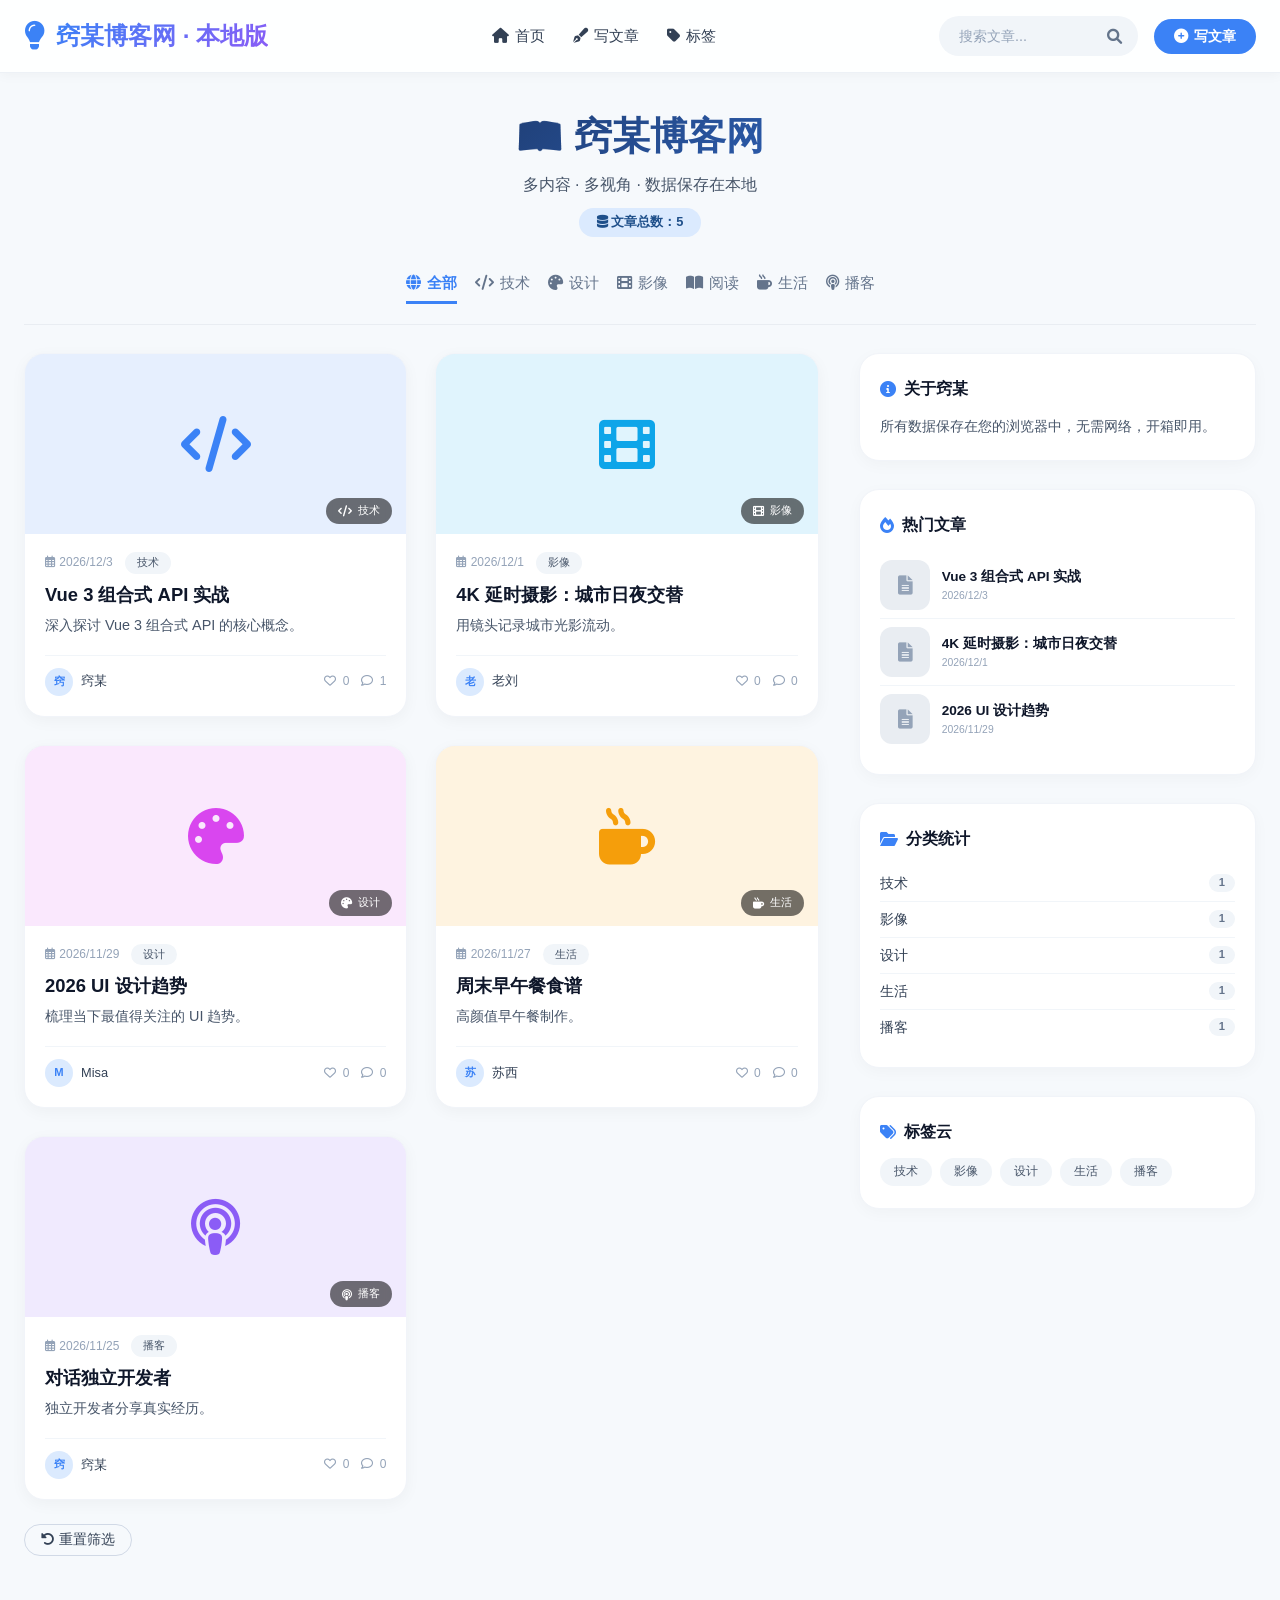
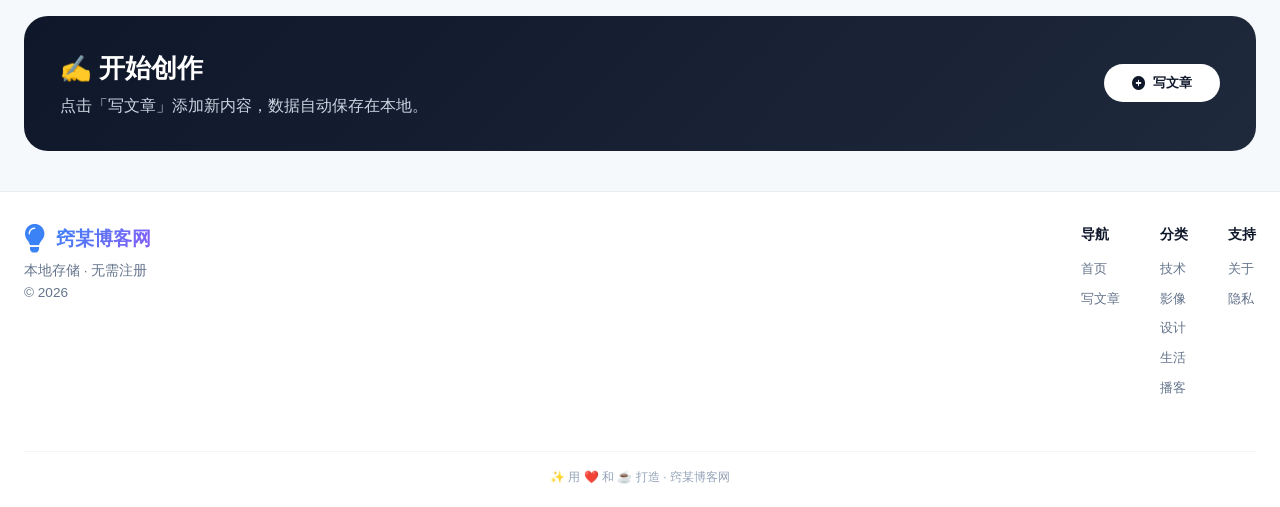
<file: deepseek_html_20260704_595805.html>
<!DOCTYPE html>
<html lang="zh-CN">
<head>
    <meta charset="UTF-8" />
    <meta name="viewport" content="width=device-width, initial-scale=1.0" />
    <title>窍某博客网 · 本地版</title>
    <link rel="stylesheet" href="https://cdnjs.cloudflare.com/ajax/libs/font-awesome/6.0.0-beta3/css/all.min.css" />
    <style>
        /* ===== 完整样式（与之前完全一致，此处省略以节省篇幅，实际使用时请复制上一版样式） ===== */
        /* 为了完整性，下面给出样式（可复用之前版本） */
        *{margin:0;padding:0;box-sizing:border-box}body{font-family:'Inter',sans-serif;background:#f6f9fc;color:#1e293b;line-height:1.6}a{text-decoration:none;color:inherit}.container{max-width:1280px;margin:0 auto;padding:0 24px}.navbar{background:rgba(255,255,255,0.88);backdrop-filter:blur(6px);box-shadow:0 2px 12px rgba(0,0,0,0.04);padding:16px 0;position:sticky;top:0;z-index:100;border-bottom:1px solid rgba(226,232,240,0.6)}.navbar .container{display:flex;align-items:center;justify-content:space-between;flex-wrap:wrap;gap:12px}.logo{display:flex;align-items:center;gap:10px;font-size:1.5rem;font-weight:700;color:#0f172a;cursor:pointer}.logo i{color:#3b82f6;font-size:1.8rem}.logo span{background:linear-gradient(135deg,#3b82f6,#8b5cf6);-webkit-background-clip:text;-webkit-text-fill-color:transparent;background-clip:text}.nav-links{display:flex;align-items:center;gap:28px;list-style:none;font-weight:500;font-size:.95rem}.nav-links a{color:#334155;transition:color .2s;display:flex;align-items:center;gap:6px;cursor:pointer}.nav-links a:hover{color:#3b82f6}.nav-actions{display:flex;align-items:center;gap:16px}.nav-actions .search-box{display:flex;align-items:center;background:#f1f5f9;border-radius:40px;padding:4px 16px 4px 20px}.nav-actions .search-box input{border:none;background:transparent;padding:8px 0;font-size:.9rem;outline:none;width:140px;color:#1e293b}.nav-actions .search-box input::placeholder{color:#94a3b8}.nav-actions .search-box button{background:none;border:none;color:#64748b;cursor:pointer;font-size:.95rem;padding:4px 0 4px 8px}.btn-primary{background:#3b82f6;color:#fff;padding:8px 20px;border-radius:40px;font-weight:600;font-size:.9rem;border:none;cursor:pointer;transition:background .2s;display:inline-flex;align-items:center;gap:6px}.btn-primary:hover{background:#2563eb}.btn-danger{background:#ef4444;color:#fff;border:none;padding:4px 12px;border-radius:30px;font-size:.75rem;font-weight:600;cursor:pointer}.btn-danger:hover{background:#dc2626}.btn-outline{background:transparent;border:1px solid #d1d9e6;color:#334155;padding:6px 16px;border-radius:40px;font-weight:500;font-size:.85rem;cursor:pointer;transition:all .2s}.btn-outline:hover{background:#f1f5f9;border-color:#94a3b8}.menu-toggle{display:none;background:none;border:none;font-size:1.5rem;color:#1e293b;cursor:pointer}.hero{padding:32px 0 16px;text-align:center}.hero h1{font-size:2.4rem;font-weight:800;background:linear-gradient(135deg,#0f172a,#3b82f6);-webkit-background-clip:text;-webkit-text-fill-color:transparent}.hero p{color:#475569;max-width:600px;margin:6px auto 0}.hero .badge{display:inline-block;background:#dbeafe;color:#1e4f8a;padding:4px 18px;border-radius:30px;font-size:.8rem;font-weight:600;margin-top:10px}.category-tabs{display:flex;flex-wrap:wrap;justify-content:center;gap:10px 18px;padding:12px 0 20px;border-bottom:1px solid #e9edf2;margin-bottom:28px}.category-tabs .tab-item{font-weight:500;font-size:.95rem;color:#64748b;padding:6px 0;border-bottom:3px solid transparent;cursor:pointer;transition:color .2s,border-color .2s;display:flex;align-items:center;gap:6px}.category-tabs .tab-item:hover{color:#1e293b}.category-tabs .tab-item.active{color:#3b82f6;border-bottom-color:#3b82f6;font-weight:600}.content-row{display:grid;grid-template-columns:2fr 1fr;gap:40px;margin-bottom:40px}.blog-grid{display:grid;grid-template-columns:repeat(auto-fill,minmax(320px,1fr));gap:28px;margin-bottom:24px}.post-card{background:#fff;border-radius:20px;overflow:hidden;box-shadow:0 4px 16px rgba(0,0,0,0.04);transition:transform .25s;border:1px solid #f1f4f9;display:flex;flex-direction:column;position:relative}.post-card:hover{transform:translateY(-6px);box-shadow:0 16px 40px rgba(0,0,0,0.07)}.post-card .card-img{height:180px;background:#e9edf2;display:flex;align-items:center;justify-content:center;font-size:3rem;color:#94a3b8;position:relative;overflow:hidden}.post-card .card-img .media-icon{position:absolute;bottom:10px;right:14px;background:rgba(0,0,0,0.55);backdrop-filter:blur(4px);color:#fff;padding:4px 12px;border-radius:30px;font-size:.7rem;font-weight:500;display:flex;align-items:center;gap:6px}.post-card .card-body{padding:18px 20px 20px;flex:1;display:flex;flex-direction:column}.post-card .card-meta{display:flex;align-items:center;gap:12px;font-size:.75rem;color:#94a3b8;margin-bottom:8px;flex-wrap:wrap}.post-card .card-meta .tag{background:#f1f5f9;padding:2px 12px;border-radius:30px;color:#475569;font-weight:500;font-size:.7rem}.post-card .card-title{font-size:1.15rem;font-weight:700;color:#0f172a;margin-bottom:6px;line-height:1.4;cursor:pointer}.post-card .card-title:hover{color:#3b82f6}.post-card .card-excerpt{color:#475569;font-size:.9rem;margin-bottom:14px;flex:1;display:-webkit-box;-webkit-line-clamp:3;-webkit-box-orient:vertical;overflow:hidden}.post-card .card-footer{display:flex;align-items:center;justify-content:space-between;border-top:1px solid #f1f5f9;padding-top:12px;margin-top:4px}.post-card .card-footer .author{display:flex;align-items:center;gap:8px;font-size:.8rem;font-weight:500;color:#334155}.post-card .card-footer .author .avatar{width:28px;height:28px;border-radius:50%;background:#dbeafe;display:flex;align-items:center;justify-content:center;color:#3b82f6;font-weight:700;font-size:.7rem}.post-card .card-footer .stats{display:flex;align-items:center;gap:12px;color:#94a3b8;font-size:.75rem}.post-card .card-footer .stats i{margin-right:3px}.post-card .delete-btn{position:absolute;top:12px;right:12px;background:rgba(239,68,68,0.85);color:#fff;border:none;border-radius:30px;padding:4px 12px;font-size:.7rem;font-weight:600;cursor:pointer;opacity:0;transition:opacity .2s}.post-card:hover .delete-btn{opacity:1}.post-card .delete-btn:hover{background:#dc2626}.sidebar{display:flex;flex-direction:column;gap:28px}.sidebar-widget{background:#fff;border-radius:20px;padding:22px 20px;box-shadow:0 4px 16px rgba(0,0,0,0.03);border:1px solid #f1f4f9}.sidebar-widget h3{font-size:1rem;font-weight:700;color:#0f172a;margin-bottom:14px;display:flex;align-items:center;gap:8px}.sidebar-widget h3 i{color:#3b82f6}.sidebar-widget ul{list-style:none}.sidebar-widget ul li{padding:6px 0;border-bottom:1px solid #f1f5f9;display:flex;align-items:center;justify-content:space-between;font-size:.9rem}.sidebar-widget ul li:last-child{border-bottom:none}.sidebar-widget ul li a{color:#334155;cursor:pointer;transition:color .2s}.sidebar-widget ul li a:hover{color:#3b82f6}.sidebar-widget ul li .count{background:#f1f5f9;padding:0 10px;border-radius:30px;font-size:.7rem;font-weight:600;color:#64748b}.tag-cloud{display:flex;flex-wrap:wrap;gap:8px}.tag-cloud .tag-link{background:#f1f5f9;padding:4px 14px;border-radius:30px;font-size:.75rem;font-weight:500;color:#475569;cursor:pointer;transition:background .2s}.tag-cloud .tag-link:hover{background:#dbeafe;color:#1e4f8a}.popular-post{display:flex;gap:12px;padding:8px 0;border-bottom:1px solid #f1f5f9;align-items:center}.popular-post:last-child{border-bottom:none}.popular-post .pp-img{width:50px;height:50px;border-radius:12px;background:#e9edf2;flex-shrink:0;display:flex;align-items:center;justify-content:center;color:#94a3b8;font-size:1.2rem}.popular-post .pp-content .pp-title{font-size:.85rem;font-weight:600;color:#0f172a;cursor:pointer;display:-webkit-box;-webkit-line-clamp:2;-webkit-box-orient:vertical;overflow:hidden}.popular-post .pp-content .pp-title:hover{color:#3b82f6}.popular-post .pp-content .pp-date{font-size:.65rem;color:#94a3b8}.modal-overlay{position:fixed;inset:0;background:rgba(0,0,0,0.4);backdrop-filter:blur(4px);z-index:200;display:none;align-items:center;justify-content:center;padding:20px}.modal-overlay.open{display:flex}.modal{background:#fff;border-radius:28px;max-width:560px;width:100%;max-height:90vh;overflow-y:auto;padding:32px 30px 28px;box-shadow:0 24px 60px rgba(0,0,0,0.2);animation:fadeUp .25s ease}@keyframes fadeUp{from{opacity:0;transform:translateY(20px) scale(.96)}to{opacity:1;transform:translateY(0) scale(1)}}.modal h2{font-size:1.5rem;font-weight:700;margin-bottom:18px;display:flex;align-items:center;gap:10px}.modal label{font-weight:600;font-size:.85rem;display:block;margin:14px 0 4px;color:#334155}.modal input,.modal textarea,.modal select{width:100%;padding:10px 14px;border:1px solid #d1d9e6;border-radius:12px;font-size:.9rem;font-family:inherit;outline:none;transition:border .2s}.modal input:focus,.modal textarea:focus,.modal select:focus{border-color:#3b82f6;box-shadow:0 0 0 3px rgba(59,130,246,0.15)}.modal textarea{resize:vertical;min-height:80px}.modal .modal-actions{display:flex;justify-content:flex-end;gap:12px;margin-top:24px}.modal .modal-actions .btn-primary{padding:10px 28px}.modal .modal-actions .btn-outline{padding:10px 24px}#detailModal .modal{max-width:680px}#detailModal .detail-meta{display:flex;gap:20px;font-size:.85rem;color:#64748b;margin-bottom:16px;flex-wrap:wrap}#detailModal .detail-content{font-size:1rem;line-height:1.8;color:#1e293b;white-space:pre-wrap;margin-bottom:20px;border-top:1px solid #e9edf2;padding-top:16px}#detailModal .comment-section{border-top:1px solid #e9edf2;padding-top:16px;margin-top:8px}#detailModal .comment-section h4{font-size:1rem;margin-bottom:12px}#detailModal .comment-item{background:#f8fafc;padding:10px 14px;border-radius:12px;margin-bottom:8px;font-size:.9rem}#detailModal .comment-item strong{color:#0f172a}#detailModal .comment-item .time{font-size:.7rem;color:#94a3b8;margin-left:12px}#detailModal .add-comment{display:flex;gap:10px;margin-top:12px}#detailModal .add-comment input{flex:1;padding:8px 14px;border:1px solid #d1d9e6;border-radius:30px;outline:none;font-size:.9rem}#detailModal .add-comment input:focus{border-color:#3b82f6}#detailModal .add-comment button{padding:8px 20px;border-radius:30px;border:none;background:#3b82f6;color:#fff;font-weight:600;cursor:pointer}.featured-section{background:linear-gradient(135deg,#0f172a,#1e293b);border-radius:24px;padding:32px 36px;color:#fff;margin-bottom:40px;display:flex;flex-wrap:wrap;align-items:center;justify-content:space-between}.featured-section .fs-text h2{font-size:1.6rem;font-weight:700}.featured-section .fs-text p{color:#cbd5e1;margin-top:4px}.featured-section .btn-light{background:#fff;color:#0f172a;padding:10px 28px;border-radius:40px;font-weight:600;border:none;cursor:pointer;transition:transform .2s;display:inline-flex;align-items:center;gap:8px}.featured-section .btn-light:hover{transform:translateY(-2px);box-shadow:0 8px 20px rgba(0,0,0,0.3)}.footer{background:#fff;border-top:1px solid #e9edf2;padding:32px 0 20px;margin-top:8px}.footer .container{display:flex;flex-wrap:wrap;justify-content:space-between;gap:28px}.footer .footer-brand{max-width:240px}.footer .footer-brand .logo{font-size:1.2rem;margin-bottom:6px}.footer .footer-brand p{color:#64748b;font-size:.85rem}.footer .footer-links{display:flex;gap:40px;flex-wrap:wrap}.footer .footer-links .col h4{font-size:.85rem;font-weight:600;color:#0f172a;margin-bottom:10px}.footer .footer-links .col ul{list-style:none}.footer .footer-links .col ul li{margin-bottom:4px}.footer .footer-links .col ul li a{color:#64748b;font-size:.8rem;transition:color .2s;cursor:pointer}.footer .footer-links .col ul li a:hover{color:#3b82f6}.footer .footer-bottom{border-top:1px solid #f1f5f9;margin-top:20px;padding-top:16px;text-align:center;font-size:.75rem;color:#94a3b8;width:100%}.empty-state{text-align:center;padding:40px 20px;color:#94a3b8}.empty-state i{font-size:3rem;margin-bottom:12px;color:#cbd5e1}@media (max-width:992px){.content-row{grid-template-columns:1fr}.blog-grid{grid-template-columns:repeat(auto-fill,minmax(280px,1fr))}}@media (max-width:768px){.nav-links{display:none;flex-direction:column;width:100%;padding:12px 0;gap:10px;background:rgba(255,255,255,0.98);border-radius:16px;margin-top:6px}.nav-links.open{display:flex}.menu-toggle{display:block}.nav-actions .search-box input{width:100px}.hero h1{font-size:2rem}.featured-section{flex-direction:column;text-align:center;gap:16px;padding:28px 20px}.footer .container{flex-direction:column;align-items:center;text-align:center}.footer .footer-links{justify-content:center}.post-card .delete-btn{opacity:1;top:8px;right:8px;padding:2px 10px;font-size:.65rem}}@media (max-width:480px){.blog-grid{grid-template-columns:1fr}.container{padding:0 16px}.modal{padding:24px 18px}}
    </style>
</head>
<body>
    <!-- ===== 导航栏（与之前相同） ===== -->
    <nav class="navbar">
        <div class="container">
            <a href="#" class="logo" id="homeLink">
                <i class="fas fa-lightbulb"></i>
                <span>窍某博客网 · 本地版</span>
            </a>
            <ul class="nav-links" id="navLinks">
                <li><a id="navHome"><i class="fas fa-home"></i> 首页</a></li>
                <li><a id="navWrite"><i class="fas fa-pen-fancy"></i> 写文章</a></li>
                <li><a><i class="fas fa-tag"></i> 标签</a></li>
            </ul>
            <div class="nav-actions">
                <div class="search-box">
                    <input type="text" id="searchInput" placeholder="搜索文章..." />
                    <button id="searchBtn"><i class="fas fa-search"></i></button>
                </div>
                <button class="btn-primary" id="writeBtn"><i class="fas fa-plus-circle"></i><span> 写文章</span></button>
                <button class="menu-toggle" id="menuToggle"><i class="fas fa-bars"></i></button>
            </div>
        </div>
    </nav>

    <main class="container">
        <section class="hero">
            <h1>📖 窍某博客网</h1>
            <p>多内容 · 多视角 · 数据保存在本地</p>
            <div class="badge"><i class="fas fa-database"></i> 文章总数：<span id="postCount">0</span></div>
        </section>

        <div class="category-tabs" id="categoryTabs">
            <span class="tab-item active" data-cat="all"><i class="fas fa-globe"></i> 全部</span>
            <span class="tab-item" data-cat="技术"><i class="fas fa-code"></i> 技术</span>
            <span class="tab-item" data-cat="设计"><i class="fas fa-palette"></i> 设计</span>
            <span class="tab-item" data-cat="影像"><i class="fas fa-film"></i> 影像</span>
            <span class="tab-item" data-cat="阅读"><i class="fas fa-book-open"></i> 阅读</span>
            <span class="tab-item" data-cat="生活"><i class="fas fa-mug-hot"></i> 生活</span>
            <span class="tab-item" data-cat="播客"><i class="fas fa-podcast"></i> 播客</span>
        </div>

        <div class="content-row">
            <section>
                <div class="blog-grid" id="blogGrid"></div>
                <div class="text-center" style="margin-bottom:20px;">
                    <button class="btn-outline" id="resetFilterBtn"><i class="fas fa-undo-alt"></i> 重置筛选</button>
                </div>
            </section>

            <aside class="sidebar">
                <div class="sidebar-widget">
                    <h3><i class="fas fa-info-circle"></i> 关于窍某</h3>
                    <p style="font-size:.9rem;color:#475569;">所有数据保存在您的浏览器中，无需网络，开箱即用。</p>
                </div>
                <div class="sidebar-widget">
                    <h3><i class="fas fa-fire"></i> 热门文章</h3>
                    <div id="popularList"></div>
                </div>
                <div class="sidebar-widget">
                    <h3><i class="fas fa-folder-open"></i> 分类统计</h3>
                    <ul id="categoryStats"></ul>
                </div>
                <div class="sidebar-widget">
                    <h3><i class="fas fa-tags"></i> 标签云</h3>
                    <div class="tag-cloud" id="tagCloud"></div>
                </div>
            </aside>
        </div>

        <section class="featured-section">
            <div class="fs-text">
                <h2>✍️ 开始创作</h2>
                <p>点击「写文章」添加新内容，数据自动保存在本地。</p>
            </div>
            <button class="btn-light" id="featuredWriteBtn"><i class="fas fa-plus-circle"></i> 写文章</button>
        </section>
    </main>

    <!-- 模态框 -->
    <div class="modal-overlay" id="writeModal">
        <div class="modal">
            <h2><i class="fas fa-pen-fancy" style="color:#3b82f6;"></i> 写新文章</h2>
            <label>标题 *</label>
            <input type="text" id="postTitle" placeholder="输入标题..." />
            <label>分类 *</label>
            <select id="postCategory">
                <option value="技术">技术</option><option value="设计">设计</option><option value="影像">影像</option>
                <option value="阅读">阅读</option><option value="生活">生活</option><option value="播客">播客</option>
            </select>
            <label>内容 *</label>
            <textarea id="postContent" placeholder="写点什么..." rows="4"></textarea>
            <label>作者</label>
            <input type="text" id="postAuthor" placeholder="你的名字" value="窍某" />
            <div class="modal-actions">
                <button class="btn-outline" id="cancelWriteBtn">取消</button>
                <button class="btn-primary" id="savePostBtn"><i class="fas fa-save"></i> 发布</button>
            </div>
        </div>
    </div>

    <div class="modal-overlay" id="detailModal">
        <div class="modal">
            <h2 id="detailTitle">文章标题</h2>
            <div class="detail-meta" id="detailMeta">
                <span><i class="far fa-calendar-alt"></i> <span id="detailDate"></span></span>
                <span><i class="fas fa-tag"></i> <span id="detailCategory"></span></span>
                <span><i class="fas fa-user"></i> <span id="detailAuthor"></span></span>
            </div>
            <div class="detail-content" id="detailContent"></div>
            <div class="comment-section">
                <h4><i class="fas fa-comment"></i> 评论 (<span id="commentCount">0</span>)</h4>
                <div id="commentList"></div>
                <div class="add-comment">
                    <input type="text" id="commentInput" placeholder="写下你的评论..." />
                    <button id="addCommentBtn">发表</button>
                </div>
            </div>
            <div class="modal-actions">
                <button class="btn-outline" id="closeDetailBtn">关闭</button>
            </div>
        </div>
    </div>

    <footer class="footer">
        <div class="container">
            <div class="footer-brand">
                <div class="logo"><i class="fas fa-lightbulb"></i><span>窍某博客网</span></div>
                <p>本地存储 · 无需注册<br />© 2026</p>
            </div>
            <div class="footer-links">
                <div class="col"><h4>导航</h4><ul><li><a id="footerHome">首页</a></li><li><a id="footerWrite">写文章</a></li></ul></div>
                <div class="col"><h4>分类</h4><ul id="footerCategories"></ul></div>
                <div class="col"><h4>支持</h4><ul><li><a>关于</a></li><li><a>隐私</a></li></ul></div>
            </div>
            <div class="footer-bottom">✨ 用 ❤️ 和 ☕ 打造 · 窍某博客网</div>
        </div>
    </footer>

    <script>
        // =============================================================
        // 纯本地存储版（功能完整）
        // =============================================================
        const STORAGE_KEY = 'qiaomou_blog_posts_local';
        let posts = [];
        let currentCategory = 'all';
        let searchQuery = '';
        let currentDetailId = null;

        function loadPosts() {
            const stored = localStorage.getItem(STORAGE_KEY);
            if (stored) {
                try { posts = JSON.parse(stored); } catch (e) { posts = []; }
            } else {
                // 初始化示例
                posts = [
                    { id: Date.now() - 100000, title: 'Vue 3 组合式 API 实战', category: '技术', content: '深入探讨 Vue 3 组合式 API 的核心概念。', author: '窍某', date: new Date(Date.now() - 86400000 * 2).toISOString(), comments: [{ name: '小明', text: '很有帮助！', time: new Date().toISOString() }] },
                    { id: Date.now() - 200000, title: '4K 延时摄影：城市日夜交替', category: '影像', content: '用镜头记录城市光影流动。', author: '老刘', date: new Date(Date.now() - 86400000 * 4).toISOString(), comments: [] },
                    { id: Date.now() - 300000, title: '2026 UI 设计趋势', category: '设计', content: '梳理当下最值得关注的 UI 趋势。', author: 'Misa', date: new Date(Date.now() - 86400000 * 6).toISOString(), comments: [] },
                    { id: Date.now() - 400000, title: '周末早午餐食谱', category: '生活', content: '高颜值早午餐制作。', author: '苏西', date: new Date(Date.now() - 86400000 * 8).toISOString(), comments: [] },
                    { id: Date.now() - 500000, title: '对话独立开发者', category: '播客', content: '独立开发者分享真实经历。', author: '窍某', date: new Date(Date.now() - 86400000 * 10).toISOString(), comments: [] }
                ];
                savePosts();
            }
            posts.sort((a, b) => new Date(b.date) - new Date(a.date));
            renderAll();
        }

        function savePosts() {
            localStorage.setItem(STORAGE_KEY, JSON.stringify(posts));
        }

        function getFilteredPosts() {
            let filtered = posts;
            if (currentCategory !== 'all') filtered = filtered.filter(p => p.category === currentCategory);
            if (searchQuery.trim()) {
                const q = searchQuery.trim().toLowerCase();
                filtered = filtered.filter(p => p.title.toLowerCase().includes(q) || p.content.toLowerCase().includes(q) || p.category.toLowerCase().includes(q));
            }
            return filtered;
        }

        function renderBlogGrid() {
            const grid = document.getElementById('blogGrid');
            const filtered = getFilteredPosts();
            if (filtered.length === 0) {
                grid.innerHTML = `<div class="empty-state" style="grid-column:1/-1;"><i class="fas fa-inbox"></i><p>没有文章，<a id="emptyWriteLink" style="color:#3b82f6;cursor:pointer;">写一篇</a>。</p></div>`;
                document.getElementById('emptyWriteLink')?.addEventListener('click', openWriteModal);
                return;
            }
            grid.innerHTML = filtered.map(post => {
                const date = new Date(post.date);
                const dateStr = date.toLocaleDateString('zh-CN');
                const iconMap = { '技术': 'fa-code', '设计': 'fa-palette', '影像': 'fa-film', '阅读': 'fa-book-open', '生活': 'fa-mug-hot', '播客': 'fa-podcast' };
                const icon = iconMap[post.category] || 'fa-file-alt';
                const colorMap = { '技术': '#3b82f6', '设计': '#d946ef', '影像': '#0ea5e9', '阅读': '#14b8a6', '生活': '#f59e0b', '播客': '#8b5cf6' };
                const bgColor = colorMap[post.category] || '#94a3b8';
                const commentCount = (post.comments || []).length;
                return `
                    <div class="post-card" data-id="${post.id}">
                        <button class="delete-btn" data-id="${post.id}"><i class="fas fa-trash"></i> 删除</button>
                        <div class="card-img" style="background:${bgColor}20;">
                            <i class="fas ${icon}" style="font-size:3.5rem; color:${bgColor};"></i>
                            <span class="media-icon"><i class="fas ${icon}"></i> ${post.category}</span>
                        </div>
                        <div class="card-body">
                            <div class="card-meta"><span><i class="far fa-calendar-alt"></i> ${dateStr}</span><span class="tag">${post.category}</span></div>
                            <div class="card-title" data-id="${post.id}">${post.title}</div>
                            <p class="card-excerpt">${post.content}</p>
                            <div class="card-footer">
                                <div class="author"><span class="avatar">${post.author.charAt(0).toUpperCase()}</span>${post.author}</div>
                                <div class="stats"><span><i class="far fa-heart"></i> 0</span><span><i class="far fa-comment"></i> ${commentCount}</span></div>
                            </div>
                        </div>
                    </div>
                `;
            }).join('');

            grid.querySelectorAll('.card-title').forEach(el => {
                el.addEventListener('click', function() { openDetailModal(parseInt(this.dataset.id)); });
            });
            grid.querySelectorAll('.delete-btn').forEach(btn => {
                btn.addEventListener('click', function(e) {
                    e.stopPropagation();
                    const id = parseInt(this.dataset.id);
                    if (confirm('确定删除？')) {
                        posts = posts.filter(p => p.id !== id);
                        savePosts();
                        renderAll();
                    }
                });
            });
            document.getElementById('postCount').textContent = posts.length;
        }

        function renderSidebar() {
            const sorted = [...posts].sort((a, b) => (b.comments?.length || 0) - (a.comments?.length || 0));
            const top3 = sorted.slice(0, 3);
            const popularList = document.getElementById('popularList');
            if (top3.length === 0) popularList.innerHTML = '<p style="color:#94a3b8;font-size:0.85rem;">暂无热门</p>';
            else {
                popularList.innerHTML = top3.map(p => `
                    <div class="popular-post">
                        <div class="pp-img" style="background:#e9edf2;"><i class="fas fa-file-alt"></i></div>
                        <div class="pp-content">
                            <div class="pp-title" data-id="${p.id}">${p.title}</div>
                            <div class="pp-date">${new Date(p.date).toLocaleDateString('zh-CN')}</div>
                        </div>
                    </div>
                `).join('');
                popularList.querySelectorAll('.pp-title').forEach(el => {
                    el.addEventListener('click', function() { openDetailModal(parseInt(this.dataset.id)); });
                });
            }

            const catMap = {};
            posts.forEach(p => { catMap[p.category] = (catMap[p.category] || 0) + 1; });
            const catList = document.getElementById('categoryStats');
            catList.innerHTML = Object.entries(catMap).map(([cat, count]) => `
                <li><a class="cat-filter-link" data-cat="${cat}">${cat}</a> <span class="count">${count}</span></li>
            `).join('');
            catList.querySelectorAll('.cat-filter-link').forEach(el => {
                el.addEventListener('click', function() { setCategory(this.dataset.cat); });
            });

            const tagCloud = document.getElementById('tagCloud');
            const allTags = Object.keys(catMap);
            if (allTags.length === 0) tagCloud.innerHTML = '<span style="color:#94a3b8;font-size:0.85rem;">暂无标签</span>';
            else {
                tagCloud.innerHTML = allTags.map(tag => `<span class="tag-link" data-cat="${tag}">${tag}</span>`).join('');
                tagCloud.querySelectorAll('.tag-link').forEach(el => {
                    el.addEventListener('click', function() { setCategory(this.dataset.cat); });
                });
            }

            const footerCats = document.getElementById('footerCategories');
            footerCats.innerHTML = Object.keys(catMap).map(cat => `<li><a class="cat-filter-link" data-cat="${cat}">${cat}</a></li>`).join('');
            footerCats.querySelectorAll('.cat-filter-link').forEach(el => {
                el.addEventListener('click', function() { setCategory(this.dataset.cat); });
            });
        }

        function renderAll() {
            renderBlogGrid();
            renderSidebar();
            document.querySelectorAll('.tab-item').forEach(tab => {
                tab.classList.toggle('active', tab.dataset.cat === currentCategory);
            });
        }

        function setCategory(cat) {
            currentCategory = cat;
            renderAll();
            document.querySelector('.blog-grid').scrollIntoView({ behavior: 'smooth', block: 'start' });
        }

        function openWriteModal() {
            document.getElementById('writeModal').classList.add('open');
            document.getElementById('postTitle').value = '';
            document.getElementById('postContent').value = '';
            document.getElementById('postAuthor').value = '窍某';
        }

        function closeWriteModal() {
            document.getElementById('writeModal').classList.remove('open');
        }

        function saveNewPost() {
            const title = document.getElementById('postTitle').value.trim();
            const category = document.getElementById('postCategory').value;
            const content = document.getElementById('postContent').value.trim();
            const author = document.getElementById('postAuthor').value.trim() || '匿名';
            if (!title || !content) { alert('标题和内容不能为空'); return; }
            const newPost = {
                id: Date.now(),
                title,
                category,
                content,
                author,
                date: new Date().toISOString(),
                comments: []
            };
            posts.unshift(newPost);
            savePosts();
            closeWriteModal();
            currentCategory = 'all';
            renderAll();
        }

        function openDetailModal(id) {
            const post = posts.find(p => p.id === id);
            if (!post) return;
            currentDetailId = id;
            document.getElementById('detailTitle').textContent = post.title;
            document.getElementById('detailDate').textContent = new Date(post.date).toLocaleString('zh-CN');
            document.getElementById('detailCategory').textContent = post.category;
            document.getElementById('detailAuthor').textContent = post.author;
            document.getElementById('detailContent').textContent = post.content;
            const comments = post.comments || [];
            document.getElementById('commentCount').textContent = comments.length;
            const list = document.getElementById('commentList');
            if (comments.length === 0) list.innerHTML = '<p style="color:#94a3b8;font-size:0.85rem;">暂无评论</p>';
            else {
                list.innerHTML = comments.map(c => `
                    <div class="comment-item">
                        <strong>${c.name}</strong>
                        <span class="time">${new Date(c.time).toLocaleString('zh-CN')}</span>
                        <div>${c.text}</div>
                    </div>
                `).join('');
            }
            document.getElementById('detailModal').classList.add('open');
            document.getElementById('commentInput').value = '';
        }

        function closeDetailModal() {
            document.getElementById('detailModal').classList.remove('open');
            currentDetailId = null;
        }

        function addComment() {
            if (currentDetailId === null) return;
            const input = document.getElementById('commentInput');
            const text = input.value.trim();
            if (!text) return;
            const post = posts.find(p => p.id === currentDetailId);
            if (!post) return;
            if (!post.comments) post.comments = [];
            post.comments.push({ name: '访客', text, time: new Date().toISOString() });
            savePosts();
            openDetailModal(currentDetailId);
        }

        // 事件绑定
        document.addEventListener('DOMContentLoaded', function() {
            loadPosts();

            document.getElementById('writeBtn').addEventListener('click', openWriteModal);
            document.getElementById('featuredWriteBtn').addEventListener('click', openWriteModal);
            document.getElementById('navWrite').addEventListener('click', openWriteModal);
            document.getElementById('footerWrite').addEventListener('click', openWriteModal);

            document.getElementById('cancelWriteBtn').addEventListener('click', closeWriteModal);
            document.getElementById('writeModal').addEventListener('click', function(e) {
                if (e.target === this) closeWriteModal();
            });
            document.getElementById('savePostBtn').addEventListener('click', saveNewPost);

            document.querySelectorAll('.tab-item').forEach(tab => {
                tab.addEventListener('click', function() { setCategory(this.dataset.cat); });
            });

            document.getElementById('searchBtn').addEventListener('click', function() {
                searchQuery = document.getElementById('searchInput').value;
                renderAll();
            });
            document.getElementById('searchInput').addEventListener('keyup', function(e) {
                if (e.key === 'Enter') { searchQuery = this.value; renderAll(); }
            });

            document.getElementById('resetFilterBtn').addEventListener('click', function() {
                currentCategory = 'all';
                searchQuery = '';
                document.getElementById('searchInput').value = '';
                renderAll();
            });

            document.getElementById('closeDetailBtn').addEventListener('click', closeDetailModal);
            document.getElementById('detailModal').addEventListener('click', function(e) {
                if (e.target === this) closeDetailModal();
            });

            document.getElementById('addCommentBtn').addEventListener('click', addComment);
            document.getElementById('commentInput').addEventListener('keyup', function(e) {
                if (e.key === 'Enter') addComment();
            });

            const goHome = () => {
                currentCategory = 'all';
                searchQuery = '';
                document.getElementById('searchInput').value = '';
                renderAll();
                window.scrollTo({ top: 0, behavior: 'smooth' });
            };
            document.getElementById('homeLink').addEventListener('click', goHome);
            document.getElementById('navHome').addEventListener('click', goHome);
            document.getElementById('footerHome').addEventListener('click', goHome);

            document.getElementById('menuToggle').addEventListener('click', function() {
                const nav = document.getElementById('navLinks');
                nav.classList.toggle('open');
                this.querySelector('i').className = nav.classList.contains('open') ? 'fas fa-times' : 'fas fa-bars';
            });
        });
    </script>
</body>
</html>
</file>
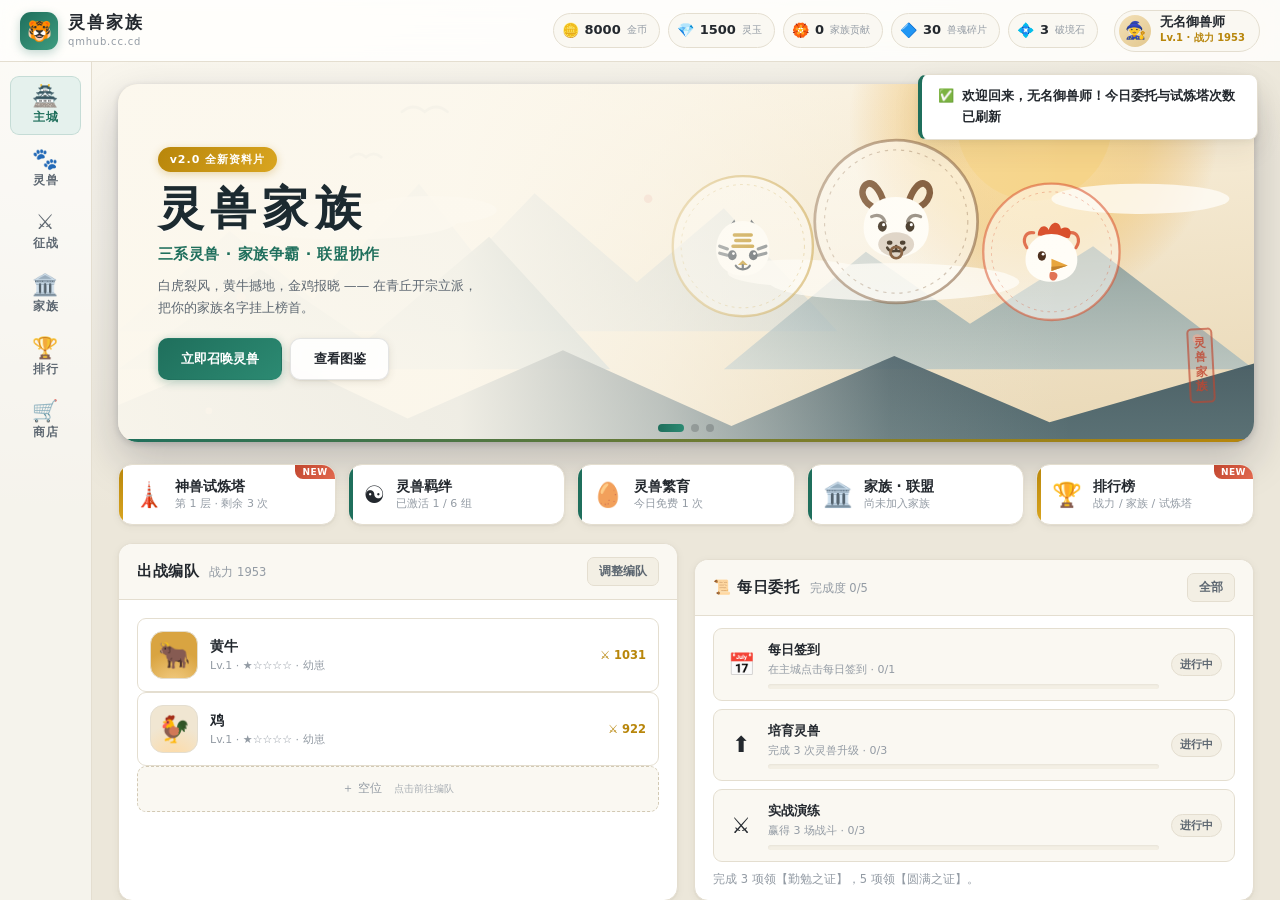
<file: assets/petworld.html>
<!DOCTYPE html>
<html lang="zh-CN">
<head>
<meta charset="UTF-8">
<meta name="viewport" content="width=device-width,initial-scale=1,viewport-fit=cover">
<title>灵兽家族 · qmhub.cc.cd</title>
<meta name="theme-color" content="#f4f1e8">
<link rel="icon" href="data:image/svg+xml,<svg xmlns='http://www.w3.org/2000/svg' viewBox='0 0 100 100'><text y='.9em' font-size='90'>🐯</text></svg>">
<!-- 本文件位于 assets/ 目录内：资源路径相对本文件，用 css/ 与 js/，不要写成 assets/ -->
<link rel="stylesheet" href="css/tokens.css">
<link rel="stylesheet" href="css/main.css">
<link rel="stylesheet" href="css/poster.css">
<link rel="stylesheet" href="css/extras.css">
</head>
<body>
<div id="app">
<header class="topbar">
<div class="brand" title="返回主城"><div class="brand-mark">🐯</div><div class="brand-text"><b>灵兽家族</b><span>qmhub.cc.cd</span></div></div>
<div class="res-bar" id="resBar"></div>
<div class="player-chip" id="playerChip"></div>
</header>
<div class="body-wrap"><nav class="sidebar" id="sidebar"></nav><main class="content" id="content"></main></div>
</div>
<div id="toasts"></div><div id="modalRoot"></div>
<script src="js/data/config.js"></script>
<script src="js/data/config-ext.js"></script>
<script src="js/core/store.js"></script>
<script src="js/core/store-ext.js"></script>
<script src="js/core/engine.js"></script>
<script src="js/core/api.js"></script>
<script src="js/core/api-ext.js"></script>
<script src="js/ui/kit.js"></script>
<script src="js/ui/poster-art.js"></script>
<script src="js/ui/poster.js"></script>
<script src="js/ui/battle.js"></script>
<script src="js/ui/views-a.js"></script>
<script src="js/ui/views-b.js"></script>
<script src="js/ui/app.js"></script>
<script>
(function(){
  function fail(t,d){
    document.getElementById('content').innerHTML='<div style="padding:44px 20px;max-width:660px;margin:0 auto;text-align:center;font-family:system-ui,sans-serif"><div style="font-size:52px">🐯</div><h2 style="color:#c1462f;margin:12px 0 8px;font-size:19px">'+t+'</h2><p style="color:#5d6771;font-size:13px;line-height:1.9">'+d+'</p></div>';
  }
  function boot(){
    if(!window.QMHUB||!window.QMHUB.App){
      var bad=[];
      try{performance.getEntriesByType('resource').forEach(function(e){if(/\.(js|css)(\?|$)/.test(e.name)&&e.responseStatus>=400)bad.push(e.name.replace(location.origin+'/',''));});}catch(x){}
      fail('灵兽世界加载失败', bad.length?('以下资源 404：<br><code style="color:#c1462f">'+bad.join('<br>')+'</code>'):'核心脚本未执行，QMHUB 未定义。');
      return;
    }
    try{window.QMHUB.App.boot();}catch(e){fail('灵兽世界启动异常',String((e&&e.message)||e));}
  }
  if(document.readyState==='loading')document.addEventListener('DOMContentLoaded',boot);else boot();
})();
</script>
</body>
</html>
</file>
<file: assets/css/tokens.css>
/* =========================================================================
 * qmhub.cc.cd · 灵兽家族 · Design Tokens
 * ---------------------------------------------------------------------
 * 由 Ui Design System 规范产出：颜色 / 字体 / 间距 / 圆角 / 阴影 / 断点
 * 全部以 CSS 变量暴露，视图层只引用变量，不写死数值。
 * ========================================================================= */

:root {
  /* ---------- 色彩：语义化 ---------- */
  --color-bg-base:      #f4f1e8;   /* 宣纸底 */
  --color-bg-raised:    #ffffff;   /* 卡片面 */
  --color-bg-sunken:    #faf8f2;   /* 次级面 */
  --color-bg-inset:     #f3efe4;   /* 凹陷面 */
  --color-border:       #e4ded0;
  --color-border-strong:#d2c9b4;
  --color-text:         #23282e;
  --color-text-muted:   #5d6771;
  --color-text-subtle:  #939ba4;

  /* ---------- 色彩：品牌 / 功能 ---------- */
  --color-brand:        #1f6f5c;   /* 玉青 */
  --color-brand-strong: #2c8a72;
  --color-brand-soft:   #e5f1ed;
  --color-accent:       #c1462f;   /* 朱砂 */
  --color-accent-soft:  #fbeae6;
  --color-gold:         #b8860b;   /* 鎏金 */
  --color-gold-strong:  #d9a520;
  --color-gold-soft:    #fdf5e0;
  --color-info:         #3b7dd8;
  --color-info-soft:    #e8f0fc;
  --color-epic:         #7d5ba6;
  --color-danger:       #c1462f;
  --color-success:      #1f6f5c;

  /* ---------- 元素色（灵兽） ---------- */
  --element-metal:      #b8860b;   /* 金 · 白虎 */
  --element-earth:      #8b6a3f;   /* 土 · 黄牛 */
  --element-wood:       #4c9a6a;   /* 木 · 司晨 */

  /* ---------- 排版：1.25 比例尺 ---------- */
  --font-family-base:  "PingFang SC", "Hiragino Sans GB", "Microsoft YaHei", system-ui, -apple-system, "Segoe UI", sans-serif;
  --font-family-title: "Songti SC", "STSong", "SimSun", Georgia, var(--font-family-base);

  --font-size-xs:   11px;    /* 0.79rem */
  --font-size-sm:   12.5px;  /* 0.89rem */
  --font-size-base: 14px;    /* 1rem    */
  --font-size-md:   17.5px;  /* 1.25rem */
  --font-size-lg:   22px;    /* 1.56rem */
  --font-size-xl:   27px;    /* 1.95rem */
  --font-size-2xl:  34px;    /* 2.44rem */

  --line-height-tight: 1.2;
  --line-height-base:  1.6;
  --letter-spacing-title: 3px;

  /* ---------- 间距：4px 基准 ---------- */
  --space-1: 4px;
  --space-2: 8px;
  --space-3: 12px;
  --space-4: 16px;
  --space-5: 20px;
  --space-6: 24px;
  --space-8: 32px;
  --space-10: 40px;
  --space-12: 48px;

  /* ---------- 圆角 ---------- */
  --radius-xs: 6px;
  --radius-sm: 9px;
  --radius-md: 14px;
  --radius-lg: 22px;
  --radius-full: 999px;

  /* ---------- 阴影 ---------- */
  --shadow-sm: 0 1px 2px rgba(60,50,30,.06), 0 2px 8px rgba(60,50,30,.05);
  --shadow-md: 0 2px 6px rgba(60,50,30,.07), 0 10px 28px rgba(60,50,30,.08);
  --shadow-lg: 0 8px 24px rgba(60,50,30,.12), 0 24px 64px rgba(60,50,30,.14);

  /* ---------- 断点（供 JS / 文档引用；CSS 内直接写 min-width） ---------- */
  --bp-sm: 640px;
  --bp-md: 768px;
  --bp-lg: 1024px;
  --bp-xl: 1280px;
  --bp-2xl: 1536px;

  /* ---------- 动效 ---------- */
  --ease-out: cubic-bezier(.4,0,.2,1);
  --ease-spring: cubic-bezier(.2,.9,.3,1.15);
  --duration-fast: .16s;
  --duration-base: .28s;
  --duration-slow: .7s;

  /* ---------- 层级 ---------- */
  --z-nav: 30;
  --z-modal: 150;
  --z-toast: 200;

  /* ---------- 海报尺寸（响应式核心变量） ---------- */
  --poster-height: clamp(210px, 29vw, 396px);
  --poster-radius: var(--radius-lg);
  --poster-padding: clamp(18px, 3.2vw, 44px);
}

/* 平板 */
@media (max-width: 1023px) {
  :root { --poster-height: clamp(240px, 34vw, 380px); }
}
/* 手机：图文改为上下叠压，需要更高的容器 */
@media (max-width: 639px) {
  :root {
    --poster-height: clamp(330px, 96vw, 470px);
    --poster-padding: 20px;
    --font-size-2xl: 28px;
    --font-size-xl: 22px;
  }
}

/* 高对比度 / 减弱动效 无障碍适配 */
@media (prefers-reduced-motion: reduce) {
  :root { --duration-fast: 0s; --duration-base: 0s; --duration-slow: 0s; }
}
</file>
<file: assets/css/main.css>
/* =========================================================================
 * qmhub.cc.cd · 灵兽家族 · 主样式表
 * 设计语言：宣纸底 + 玉青主色 + 朱砂强调 + 鎏金点缀
 * ========================================================================= */

/* ------------------------------------------------------------ 变量 */
:root {
  --bg:           #f4f1e8;
  --bg-grad:      radial-gradient(1200px 600px at 15% -10%, #fdfaf2 0%, #f4f1e8 55%, #ece7da 100%);
  --panel:        #ffffff;
  --panel-2:      #faf8f2;
  --panel-3:      #f3efe4;
  --border:       #e4ded0;
  --border-2:     #d2c9b4;
  --ink:          #23282e;
  --ink-2:        #5d6771;
  --ink-3:        #939ba4;
  --jade:         #1f6f5c;
  --jade-2:       #2c8a72;
  --jade-soft:    #e5f1ed;
  --cinnabar:     #c1462f;
  --cinnabar-soft:#fbeae6;
  --gold:         #b8860b;
  --gold-2:       #d9a520;
  --gold-soft:    #fdf5e0;
  --blue:         #3b7dd8;
  --blue-soft:    #e8f0fc;
  --purple:       #7d5ba6;
  --shadow-s:     0 1px 2px rgba(60,50,30,.06), 0 2px 8px rgba(60,50,30,.05);
  --shadow-m:     0 2px 6px rgba(60,50,30,.07), 0 10px 28px rgba(60,50,30,.08);
  --shadow-l:     0 8px 24px rgba(60,50,30,.12), 0 24px 64px rgba(60,50,30,.14);
  --radius:       14px;
  --radius-s:     9px;
  --radius-l:     22px;
  --font: "PingFang SC", "Hiragino Sans GB", "Microsoft YaHei", system-ui, -apple-system, "Segoe UI", sans-serif;
  --font-title: "Songti SC", "STSong", "SimSun", Georgia, var(--font);
}

/* ------------------------------------------------------------ 基础 */
* { box-sizing: border-box; margin: 0; padding: 0; }
html, body { height: 100%; }
body {
  font-family: var(--font);
  background: var(--bg);
  background-image: var(--bg-grad);
  background-attachment: fixed;
  color: var(--ink);
  font-size: 14px;
  line-height: 1.6;
  -webkit-font-smoothing: antialiased;
  overflow: hidden;
}
button, input, select, textarea { font-family: inherit; font-size: inherit; color: inherit; }
button { cursor: pointer; border: none; background: none; }
a { color: var(--jade); text-decoration: none; }
::-webkit-scrollbar { width: 8px; height: 8px; }
::-webkit-scrollbar-thumb { background: #d5cdba; border-radius: 8px; }
::-webkit-scrollbar-thumb:hover { background: #bfb59c; }
::-webkit-scrollbar-track { background: transparent; }

/* ------------------------------------------------------------ 布局骨架 */
#app { display: flex; flex-direction: column; height: 100vh; }

/* 顶栏 */
.topbar {
  flex: 0 0 auto; display: flex; align-items: center; gap: 16px;
  padding: 0 20px; height: 62px;
  background: rgba(255,255,255,.82);
  backdrop-filter: saturate(180%) blur(14px);
  border-bottom: 1px solid var(--border);
  z-index: 30;
}
.brand { display: flex; align-items: center; gap: 10px; flex: 0 0 auto; }
.brand-mark {
  width: 38px; height: 38px; border-radius: 11px; display: grid; place-items: center;
  background: linear-gradient(140deg, var(--jade) 0%, #3d9c80 100%);
  color: #fff; font-size: 20px; box-shadow: 0 3px 10px rgba(31,111,92,.28);
}
.brand-text { line-height: 1.15; }
.brand-text b { font-family: var(--font-title); font-size: 17px; letter-spacing: 2px; display: block; }
.brand-text span { font-size: 10px; color: var(--ink-3); letter-spacing: .8px; }

.res-bar { display: flex; gap: 8px; margin-left: auto; flex-wrap: wrap; }
.res {
  display: flex; align-items: center; gap: 6px;
  padding: 5px 12px 5px 8px; border-radius: 999px;
  background: var(--panel-2); border: 1px solid var(--border);
  font-size: 13px; font-weight: 600; font-variant-numeric: tabular-nums;
  transition: .18s;
}
.res:hover { border-color: var(--border-2); }
.res .emoji { font-size: 14px; }
.res small { font-size: 10px; color: var(--ink-3); font-weight: 500; }

.player-chip {
  display: flex; align-items: center; gap: 9px; padding: 4px 14px 4px 4px;
  border-radius: 999px; background: var(--panel-2); border: 1px solid var(--border); cursor: pointer;
  transition: .18s;
}
.player-chip:hover { border-color: var(--jade); box-shadow: 0 0 0 3px var(--jade-soft); }
.avatar {
  width: 32px; height: 32px; border-radius: 50%; display: grid; place-items: center;
  background: linear-gradient(140deg, #f3e0b8, #e2c78d); font-size: 17px;
}
.player-chip .nm { font-size: 13px; font-weight: 700; line-height: 1.1; }
.player-chip .lv { font-size: 10px; color: var(--gold); font-weight: 700; }

/* 主体 */
.body-wrap { flex: 1 1 auto; display: flex; min-height: 0; }

/* 侧栏 */
.sidebar {
  flex: 0 0 92px; display: flex; flex-direction: column; gap: 4px; padding: 14px 10px;
  border-right: 1px solid var(--border);
  background: rgba(255,255,255,.5);
  overflow-y: auto;
}
.nav-item {
  display: flex; flex-direction: column; align-items: center; gap: 3px;
  padding: 10px 4px; border-radius: var(--radius-s); color: var(--ink-2);
  font-size: 11.5px; font-weight: 600; letter-spacing: .5px; transition: .16s; position: relative;
}
.nav-item .ico { font-size: 21px; line-height: 1; filter: saturate(.85); }
.nav-item:hover { background: var(--panel-3); color: var(--ink); }
.nav-item.active { background: var(--jade-soft); color: var(--jade); box-shadow: inset 0 0 0 1px rgba(31,111,92,.16); }
.nav-item.active .ico { filter: none; }
.nav-item .dot {
  position: absolute; top: 6px; right: 12px; min-width: 16px; height: 16px; padding: 0 4px;
  border-radius: 999px; background: var(--cinnabar); color: #fff;
  font-size: 10px; line-height: 16px; font-weight: 700;
}

/* 主内容 */
.content { flex: 1 1 auto; overflow-y: auto; padding: 22px 26px 60px; min-width: 0; }
.page { max-width: 1240px; margin: 0 auto; animation: fadeUp .32s ease both; }
@keyframes fadeUp { from { opacity: 0; transform: translateY(10px); } to { opacity: 1; transform: none; } }

.page-head { display: flex; align-items: flex-end; gap: 14px; margin-bottom: 18px; flex-wrap: wrap; }
.page-head h1 { font-family: var(--font-title); font-size: 25px; letter-spacing: 3px; font-weight: 700; }
.page-head p { color: var(--ink-3); font-size: 12.5px; }
.page-head .spacer { flex: 1; }

/* ------------------------------------------------------------ 组件 */
.card {
  background: var(--panel); border: 1px solid var(--border);
  border-radius: var(--radius); box-shadow: var(--shadow-s); overflow: hidden;
}
.card + .card { margin-top: 16px; }
.card-h {
  display: flex; align-items: center; gap: 10px; padding: 13px 18px;
  border-bottom: 1px solid var(--border); background: var(--panel-2);
}
.card-h h3 { font-size: 14.5px; font-weight: 700; letter-spacing: .6px; }
.card-h .sub { font-size: 11.5px; color: var(--ink-3); }
.card-h .spacer { flex: 1; }
.card-b { padding: 18px; }
.card-b.tight { padding: 12px; }

.grid { display: grid; gap: 16px; }
.g2 { grid-template-columns: repeat(2, minmax(0,1fr)); }
.g3 { grid-template-columns: repeat(3, minmax(0,1fr)); }
.g4 { grid-template-columns: repeat(4, minmax(0,1fr)); }
@media (max-width: 1080px) { .g4 { grid-template-columns: repeat(2, minmax(0,1fr)); } .g3 { grid-template-columns: repeat(2, minmax(0,1fr)); } }
@media (max-width: 760px) { .g2, .g3, .g4 { grid-template-columns: 1fr; } }

.btn {
  display: inline-flex; align-items: center; justify-content: center; gap: 6px;
  padding: 8px 16px; border-radius: var(--radius-s); font-size: 13px; font-weight: 600;
  background: var(--panel-3); color: var(--ink-2); border: 1px solid var(--border);
  transition: .16s; white-space: nowrap;
}
.btn:hover:not(:disabled) { background: #ece7da; color: var(--ink); transform: translateY(-1px); }
.btn:active:not(:disabled) { transform: none; }
.btn:disabled { opacity: .45; cursor: not-allowed; }
.btn.primary { background: linear-gradient(140deg, var(--jade), var(--jade-2)); color: #fff; border-color: transparent; box-shadow: 0 2px 8px rgba(31,111,92,.28); }
.btn.primary:hover:not(:disabled) { box-shadow: 0 5px 16px rgba(31,111,92,.34); }
.btn.gold { background: linear-gradient(140deg, var(--gold), var(--gold-2)); color: #fff; border-color: transparent; box-shadow: 0 2px 8px rgba(184,134,11,.28); }
.btn.danger { background: var(--cinnabar-soft); color: var(--cinnabar); border-color: #f0cfc7; }
.btn.danger:hover:not(:disabled) { background: #f7ddd6; }
.btn.ghost { background: transparent; }
.btn.sm { padding: 5px 11px; font-size: 12px; border-radius: 7px; }
.btn.lg { padding: 12px 26px; font-size: 15px; border-radius: 11px; }
.btn.block { width: 100%; }

.tag {
  display: inline-flex; align-items: center; gap: 4px; padding: 2px 8px; border-radius: 999px;
  font-size: 11px; font-weight: 700; background: var(--panel-3); color: var(--ink-2); border: 1px solid var(--border);
}
.tag.jade { background: var(--jade-soft); color: var(--jade); border-color: #cbe5dc; }
.tag.gold { background: var(--gold-soft); color: var(--gold); border-color: #f0e0b4; }
.tag.red  { background: var(--cinnabar-soft); color: var(--cinnabar); border-color: #f0cfc7; }
.tag.blue { background: var(--blue-soft); color: var(--blue); border-color: #cfe0f8; }
.tag.purple { background: #f2ecfa; color: var(--purple); border-color: #e0d3f0; }

.bar { height: 8px; border-radius: 999px; background: var(--panel-3); overflow: hidden; box-shadow: inset 0 1px 2px rgba(0,0,0,.05); }
.bar > i { display: block; height: 100%; border-radius: 999px; background: linear-gradient(90deg, var(--jade), var(--jade-2)); transition: width .4s cubic-bezier(.4,0,.2,1); }
.bar.gold > i { background: linear-gradient(90deg, var(--gold), var(--gold-2)); }
.bar.red > i { background: linear-gradient(90deg, var(--cinnabar), #e2694f); }
.bar.blue > i { background: linear-gradient(90deg, var(--blue), #6aa3ea); }
.bar.thin { height: 5px; }
.bar.fat { height: 13px; }

.stat-row { display: flex; align-items: center; gap: 10px; padding: 7px 0; border-bottom: 1px dashed var(--border); font-size: 13px; }
.stat-row:last-child { border-bottom: none; }
.stat-row .k { color: var(--ink-3); width: 76px; flex: 0 0 auto; font-size: 12.5px; }
.stat-row .v { font-weight: 700; font-variant-numeric: tabular-nums; margin-left: auto; }
.stat-row .v .up { color: var(--cinnabar); font-size: 11px; }

.empty { padding: 44px 20px; text-align: center; color: var(--ink-3); }
.empty .ico { font-size: 40px; display: block; margin-bottom: 10px; opacity: .6; }

/* Toast */
#toasts { position: fixed; top: 74px; right: 22px; z-index: 200; display: flex; flex-direction: column; gap: 9px; pointer-events: none; }
.toast {
  min-width: 210px; max-width: 340px; padding: 11px 16px; border-radius: var(--radius-s);
  background: var(--panel); border: 1px solid var(--border); box-shadow: var(--shadow-m);
  font-size: 13px; font-weight: 600; animation: toastIn .3s cubic-bezier(.2,.9,.3,1.2) both;
  border-left: 4px solid var(--jade); display: flex; gap: 8px; align-items: flex-start;
}
.toast.err { border-left-color: var(--cinnabar); }
.toast.warn { border-left-color: var(--gold); }
.toast.out { animation: toastOut .3s ease forwards; }
@keyframes toastIn { from { opacity: 0; transform: translateX(30px) scale(.95); } to { opacity: 1; transform: none; } }
@keyframes toastOut { to { opacity: 0; transform: translateX(30px) scale(.95); } }

/* 模态 */
.modal-mask {
  position: fixed; inset: 0; background: rgba(40,34,24,.42); backdrop-filter: blur(3px);
  display: grid; place-items: center; z-index: 150; padding: 20px; animation: fade .2s ease both;
  overflow-y: auto;
}
@keyframes fade { from { opacity: 0 } to { opacity: 1 } }
.modal {
  background: var(--panel); border-radius: var(--radius-l); box-shadow: var(--shadow-l);
  width: 100%; max-width: 560px; max-height: 88vh; overflow: hidden; display: flex; flex-direction: column;
  animation: pop .28s cubic-bezier(.2,.9,.3,1.15) both;
}
.modal.wide { max-width: 900px; }
@keyframes pop { from { opacity: 0; transform: scale(.94) translateY(14px); } to { opacity: 1; transform: none; } }
.modal-h { display: flex; align-items: center; gap: 10px; padding: 17px 22px; border-bottom: 1px solid var(--border); }
.modal-h h3 { font-family: var(--font-title); font-size: 18px; letter-spacing: 1.5px; }
.modal-h .x { margin-left: auto; width: 30px; height: 30px; border-radius: 8px; color: var(--ink-3); font-size: 18px; display: grid; place-items: center; }
.modal-h .x:hover { background: var(--panel-3); color: var(--ink); }
.modal-b { padding: 20px 22px; overflow-y: auto; }
.modal-f { padding: 14px 22px; border-top: 1px solid var(--border); display: flex; gap: 10px; justify-content: flex-end; background: var(--panel-2); }

.field { margin-bottom: 15px; }
.field label { display: block; font-size: 12.5px; color: var(--ink-2); font-weight: 600; margin-bottom: 6px; }
.field input[type=text], .field input[type=number], .field select, .field textarea {
  width: 100%; padding: 9px 13px; border-radius: var(--radius-s);
  border: 1px solid var(--border); background: var(--panel-2); outline: none; transition: .16s;
}
.field input:focus, .field select:focus, .field textarea:focus { border-color: var(--jade); background: #fff; box-shadow: 0 0 0 3px var(--jade-soft); }

/* ------------------------------------------------------------ 宠物卡 */
.pet-grid { display: grid; grid-template-columns: repeat(auto-fill, minmax(186px, 1fr)); gap: 14px; }
.pet-card {
  position: relative; border-radius: var(--radius); overflow: hidden; cursor: pointer;
  background: var(--panel); border: 1px solid var(--border); box-shadow: var(--shadow-s);
  transition: .2s; display: flex; flex-direction: column;
}
.pet-card:hover { transform: translateY(-3px); box-shadow: var(--shadow-m); border-color: var(--border-2); }
.pet-card.in-team { border-color: var(--jade); box-shadow: 0 0 0 2px var(--jade-soft), var(--shadow-s); }
.pet-card.sel { border-color: var(--gold); box-shadow: 0 0 0 2px var(--gold-soft), var(--shadow-m); }
.pet-thumb {
  height: 106px; display: grid; place-items: center; font-size: 52px; position: relative;
  background: radial-gradient(circle at 50% 118%, var(--glow, #eee) 0%, transparent 62%), var(--tone, #f6f3ec);
  border-bottom: 1px solid var(--border);
}
.pet-thumb .stars { position: absolute; bottom: 5px; left: 50%; transform: translateX(-50%); font-size: 10px; color: var(--gold); letter-spacing: -1px; text-shadow: 0 1px 2px rgba(255,255,255,.8); }
.pet-thumb .badge-lv { position: absolute; top: 6px; left: 6px; padding: 1px 7px; border-radius: 999px; background: rgba(35,40,46,.82); color: #fff; font-size: 10px; font-weight: 700; }
.pet-thumb .rar { position: absolute; top: 6px; right: 6px; padding: 1px 7px; border-radius: 6px; font-size: 10px; font-weight: 800; color: #fff; }
.pet-thumb .teammark { position: absolute; bottom: 5px; right: 5px; font-size: 10px; padding: 1px 6px; border-radius: 5px; background: var(--jade); color: #fff; font-weight: 700; }
.pet-meta { padding: 9px 11px 11px; }
.pet-meta .nm { font-size: 13.5px; font-weight: 700; display: flex; align-items: center; gap: 5px; }
.pet-meta .rl { font-size: 11px; color: var(--ink-3); margin-top: 1px; }
.pet-meta .pw { font-size: 11.5px; color: var(--gold); font-weight: 700; margin-top: 6px; display: flex; align-items: center; gap: 4px; }

/* 宠物详情 */
.pet-hero { display: flex; gap: 20px; align-items: center; padding: 20px; background: linear-gradient(120deg, var(--panel-2), #fff); border-bottom: 1px solid var(--border); }
.pet-hero .art {
  width: 118px; height: 118px; border-radius: 20px; display: grid; place-items: center; font-size: 62px; flex: 0 0 auto;
  background: radial-gradient(circle at 50% 120%, var(--glow) 0%, transparent 65%), var(--tone);
  border: 1px solid var(--border); position: relative;
}
.pet-hero .info { flex: 1; min-width: 0; }
.pet-hero h2 { font-family: var(--font-title); font-size: 26px; letter-spacing: 2px; display: flex; align-items: center; gap: 9px; }
.pet-hero .sub { color: var(--ink-3); font-size: 12.5px; margin-top: 2px; }
.pet-hero .tags { display: flex; gap: 6px; margin-top: 9px; flex-wrap: wrap; }

.skill-item { display: flex; gap: 12px; padding: 13px; border-radius: var(--radius-s); border: 1px solid var(--border); background: var(--panel-2); transition: .16s; }
.skill-item + .skill-item { margin-top: 10px; }
.skill-item:hover { border-color: var(--border-2); background: #fff; }
.skill-item .si { width: 42px; height: 42px; border-radius: 11px; display: grid; place-items: center; font-size: 21px; background: #fff; border: 1px solid var(--border); flex: 0 0 auto; }
.skill-item.passive .si { background: var(--purple); border-color: transparent; }
.skill-item.ultimate .si { background: linear-gradient(140deg, var(--gold), var(--gold-2)); border-color: transparent; }
.skill-item .sb { flex: 1; min-width: 0; }
.skill-item .st { display: flex; align-items: center; gap: 8px; }
.skill-item .st b { font-size: 13.5px; }
.skill-item .sd { font-size: 12px; color: var(--ink-2); margin-top: 3px; line-height: 1.55; }
.skill-item .sc { font-size: 10.5px; color: var(--ink-3); margin-top: 4px; }

/* ------------------------------------------------------------ 战斗 */
.arena {
  border-radius: var(--radius-l); overflow: hidden; border: 1px solid var(--border);
  background: linear-gradient(180deg, #f8f5ec 0%, #efe9db 55%, #e7e0cf 100%);
  position: relative;
}
.arena::after {
  content: ''; position: absolute; inset: 0; pointer-events: none;
  background: radial-gradient(600px 260px at 50% 0%, rgba(255,255,255,.7), transparent 70%);
}
.arena-top { display: flex; justify-content: space-between; padding: 14px 18px; position: relative; z-index: 2; }
.arena-mid { display: flex; justify-content: center; padding: 4px 18px 18px; position: relative; z-index: 2; }
.side { display: flex; gap: 14px; flex-wrap: wrap; }
.side.right { justify-content: flex-end; }
.fighter { width: 138px; position: relative; }
.fighter .sprite {
  height: 92px; border-radius: 16px; display: grid; place-items: center; font-size: 44px;
  background: radial-gradient(circle at 50% 120%, var(--glow) 0%, transparent 62%), var(--tone);
  border: 1px solid var(--border); position: relative; transition: .2s;
}
.fighter.acting .sprite { transform: translateY(-7px) scale(1.06); box-shadow: 0 12px 26px rgba(60,50,30,.22); }
.fighter.hit .sprite { animation: shake .34s; }
.fighter.dead .sprite { filter: grayscale(1) opacity(.42); transform: rotate(6deg) translateY(8px); }
@keyframes shake { 0%,100% { transform: translateX(0) } 20% { transform: translateX(-7px) } 45% { transform: translateX(6px) } 70% { transform: translateX(-3px) } }
.fighter .nmline { font-size: 11.5px; font-weight: 700; text-align: center; margin-top: 5px; white-space: nowrap; overflow: hidden; text-overflow: ellipsis; }
.fighter .hpline { margin-top: 3px; }
.fighter .hptext { font-size: 10px; color: var(--ink-3); text-align: center; font-variant-numeric: tabular-nums; margin-top: 1px; }
.fighter .enemy-bar { margin-top: 3px; }
.fighter .buffs { display: flex; gap: 3px; justify-content: center; margin-top: 4px; min-height: 16px; flex-wrap: wrap; }
.fighter .buffs span { font-size: 11px; padding: 0 3px; border-radius: 4px; background: #fff; border: 1px solid var(--border); line-height: 15px; }
.fighter .rage { height: 3px; border-radius: 2px; background: #e6e0d2; margin-top: 3px; overflow: hidden; }
.fighter .rage > i { display: block; height: 100%; background: linear-gradient(90deg, #e0a53c, #f0c96a); transition: width .3s; }
.fighter .shieldbar { height: 3px; border-radius: 2px; background: #e6e0d2; margin-top: 2px; overflow: hidden; }
.fighter .shieldbar > i { display: block; height: 100%; background: linear-gradient(90deg, #6aa3ea, #a8c8f5); }

.dmg-float {
  position: absolute; left: 50%; top: 16px; transform: translateX(-50%);
  font-size: 19px; font-weight: 800; color: var(--cinnabar); text-shadow: 0 1px 0 #fff, 0 0 10px rgba(255,255,255,.9);
  animation: floatUp 1s ease-out forwards; pointer-events: none; z-index: 5;
}
.dmg-float.crit { font-size: 25px; color: #d81e06; }
.dmg-float.crit::after { content: ' 暴击!'; font-size: 11px; }
.dmg-float.heal { color: var(--jade); }
.dmg-float.miss { color: var(--ink-3); font-size: 14px; }
@keyframes floatUp { 0% { opacity: 0; transform: translate(-50%, 10px) scale(.7); } 25% { opacity: 1; transform: translate(-50%, -6px) scale(1.08); } 100% { opacity: 0; transform: translate(-50%, -46px) scale(1); } }

.battle-log {
  height: 190px; overflow-y: auto; padding: 12px 16px; font-size: 12.5px; line-height: 1.75;
  background: var(--panel); border: 1px solid var(--border); border-radius: var(--radius); font-variant-numeric: tabular-nums;
}
.battle-log div { padding: 1px 0; animation: fade .25s ease both; }
.battle-log .l-round { color: var(--gold); font-weight: 700; margin-top: 6px; letter-spacing: 1px; }
.battle-log .l-cast { color: var(--jade); font-weight: 600; }
.battle-log .l-dmg { color: var(--cinnabar); }
.battle-log .l-death { color: #8a2020; font-weight: 700; }
.battle-log .l-heal { color: #2f8a6a; }

.result-banner {
  text-align: center; padding: 30px 20px; border-radius: var(--radius);
  background: linear-gradient(160deg, var(--gold-soft), #fff); border: 1px solid #f0e0b4;
}
.result-banner.lose { background: linear-gradient(160deg, #f6f1ef, #fff); border-color: var(--border); }
.result-banner h2 { font-family: var(--font-title); font-size: 30px; letter-spacing: 6px; color: var(--gold); }
.result-banner.lose h2 { color: var(--ink-2); }
.reward-row { display: flex; gap: 10px; justify-content: center; flex-wrap: wrap; margin-top: 16px; }
.reward-chip { padding: 8px 15px; border-radius: 11px; background: #fff; border: 1px solid var(--border); font-weight: 700; font-size: 13px; box-shadow: var(--shadow-s); animation: pop .35s cubic-bezier(.2,.9,.3,1.4) both; }

/* 关卡 */
.stage-node {
  display: flex; align-items: center; gap: 12px; padding: 12px 14px; border-radius: var(--radius-s);
  border: 1px solid var(--border); background: var(--panel-2); cursor: pointer; transition: .16s;
}
.stage-node + .stage-node { margin-top: 8px; }
.stage-node:hover { background: #fff; border-color: var(--border-2); transform: translateX(3px); }
.stage-node.locked { opacity: .5; cursor: not-allowed; }
.stage-node.locked:hover { transform: none; background: var(--panel-2); }
.stage-node.clear { border-left: 3px solid var(--jade); }
.stage-node .no { width: 34px; height: 34px; border-radius: 10px; display: grid; place-items: center; background: #fff; border: 1px solid var(--border); font-weight: 700; font-size: 12.5px; flex: 0 0 auto; }
.stage-node.boss .no { background: var(--cinnabar); color: #fff; border-color: transparent; }
.stage-node .si { flex: 1; min-width: 0; }
.stage-node .si b { font-size: 13.5px; display: block; }
.stage-node .si span { font-size: 11.5px; color: var(--ink-3); }

/* ------------------------------------------------------------ 家族 */
.fam-banner {
  padding: 22px; border-radius: var(--radius); color: #fff; position: relative; overflow: hidden;
  background: linear-gradient(125deg, #1f6f5c 0%, #2c8a72 45%, #3fa98a 100%);
  box-shadow: var(--shadow-m);
}
.fam-banner::after {
  content: ''; position: absolute; right: -50px; top: -60px; width: 240px; height: 240px;
  border-radius: 50%; background: rgba(255,255,255,.09);
}
.fam-banner::before {
  content: ''; position: absolute; right: 40px; bottom: -80px; width: 170px; height: 170px;
  border-radius: 50%; background: rgba(255,255,255,.07);
}
.fam-banner .row { display: flex; align-items: center; gap: 16px; position: relative; z-index: 1; }
.fam-emblem { width: 68px; height: 68px; border-radius: 18px; display: grid; place-items: center; font-size: 34px; background: rgba(255,255,255,.18); border: 1px solid rgba(255,255,255,.3); flex: 0 0 auto; }
.fam-banner h2 { font-family: var(--font-title); font-size: 24px; letter-spacing: 3px; }
.fam-banner .meta { font-size: 12px; opacity: .88; margin-top: 3px; }
.fam-banner .stats { display: flex; gap: 26px; margin-top: 16px; position: relative; z-index: 1; flex-wrap: wrap; }
.fam-banner .stats div small { display: block; font-size: 11px; opacity: .75; }
.fam-banner .stats div b { font-size: 19px; font-variant-numeric: tabular-nums; }

.member-row { display: flex; align-items: center; gap: 11px; padding: 9px 12px; border-radius: 9px; transition: .14s; }
.member-row:hover { background: var(--panel-2); }
.member-row.me { background: var(--jade-soft); }
.member-row .pos { font-size: 10.5px; padding: 1px 7px; border-radius: 5px; font-weight: 700; }
.pos-leader { background: var(--gold); color: #fff; }
.pos-vice { background: #d97706; color: #fff; }
.pos-elder { background: var(--purple); color: #fff; }
.pos-elite { background: var(--blue); color: #fff; }
.pos-member { background: var(--panel-3); color: var(--ink-2); }
.member-row .nm { font-weight: 600; font-size: 13px; }
.member-row .right { margin-left: auto; display: flex; gap: 14px; font-size: 12px; color: var(--ink-3); font-variant-numeric: tabular-nums; }

.tabs { display: flex; gap: 4px; border-bottom: 1px solid var(--border); margin-bottom: 16px; overflow-x: auto; }
.tab {
  padding: 9px 16px; font-size: 13px; font-weight: 600; color: var(--ink-3);
  border-bottom: 2px solid transparent; margin-bottom: -1px; white-space: nowrap; transition: .16s;
}
.tab:hover { color: var(--ink-2); }
.tab.active { color: var(--jade); border-bottom-color: var(--jade); }

.rank-row { display: flex; align-items: center; gap: 12px; padding: 9px 12px; border-radius: 9px; }
.rank-row:nth-child(odd) { background: var(--panel-2); }
.rank-row.me { background: var(--jade-soft); box-shadow: inset 0 0 0 1px #cbe5dc; }
.rank-no { width: 27px; height: 27px; border-radius: 8px; display: grid; place-items: center; font-weight: 800; font-size: 12px; background: #fff; border: 1px solid var(--border); flex: 0 0 auto; }
.rank-no.t1 { background: linear-gradient(140deg,#f5d67a,#e0a92c); color: #fff; border-color: transparent; }
.rank-no.t2 { background: linear-gradient(140deg,#dfe4ea,#b3bcc7); color: #fff; border-color: transparent; }
.rank-no.t3 { background: linear-gradient(140deg,#e8b98a,#c98a4b); color: #fff; border-color: transparent; }
.rank-row .val { margin-left: auto; font-weight: 700; font-variant-numeric: tabular-nums; font-size: 13px; color: var(--gold); }

/* 联盟 */
.ally-card { display: flex; gap: 13px; align-items: center; padding: 14px; border-radius: var(--radius-s); border: 1px solid var(--border); background: var(--panel-2); }
.ally-card .em { width: 46px; height: 46px; border-radius: 13px; display: grid; place-items: center; font-size: 24px; background: #fff; border: 1px solid var(--border); flex: 0 0 auto; }

.boss-bar { position: relative; height: 34px; border-radius: 10px; overflow: hidden; background: #ded6c6; box-shadow: inset 0 2px 6px rgba(0,0,0,.12); }
.boss-bar > i { position: absolute; inset: 0 auto 0 0; background: linear-gradient(90deg, #8b2f22, #c1462f, #e2694f); transition: width .6s cubic-bezier(.4,0,.2,1); }
.boss-bar .txt { position: absolute; inset: 0; display: grid; place-items: center; color: #fff; font-weight: 800; font-size: 13px; text-shadow: 0 1px 3px rgba(0,0,0,.45); letter-spacing: .5px; }

/* 商店 */
.shop-item { display: flex; gap: 13px; align-items: center; padding: 14px; border-radius: var(--radius-s); border: 1px solid var(--border); background: var(--panel-2); transition: .16s; }
.shop-item:hover { background: #fff; border-color: var(--border-2); }
.shop-item .em { width: 48px; height: 48px; border-radius: 13px; display: grid; place-items: center; font-size: 25px; background: #fff; border: 1px solid var(--border); flex: 0 0 auto; }

/* 抽卡结果 */
.gacha-box { display: grid; grid-template-columns: repeat(5, 1fr); gap: 12px; }
.gacha-cell {
  aspect-ratio: 1/1.12; border-radius: 13px; display: flex; flex-direction: column; align-items: center; justify-content: center; gap: 4px;
  background: var(--panel-2); border: 1px solid var(--border); animation: pop .4s cubic-bezier(.2,.9,.3,1.3) both; position: relative; overflow: hidden;
}
.gacha-cell .e { font-size: 34px; }
.gacha-cell .n { font-size: 11px; font-weight: 700; }
.gacha-cell.ssr { background: linear-gradient(160deg, #fdf5e0, #fff); border-color: #e8cf8c; box-shadow: 0 0 0 2px #faf0d4, 0 6px 18px rgba(184,134,11,.2); }
.gacha-cell.sr { background: linear-gradient(160deg, #e8f0fc, #fff); border-color: #c3d8f5; }
.gacha-cell.shard { opacity: .82; }

/* 杂项 */
.kv { display: flex; justify-content: space-between; padding: 8px 0; border-bottom: 1px dashed var(--border); font-size: 13px; }
.kv:last-child { border-bottom: none; }
.kv .k { color: var(--ink-3); }
.kv .v { font-weight: 700; font-variant-numeric: tabular-nums; }
.hint { font-size: 11.5px; color: var(--ink-3); line-height: 1.6; }
.divider { height: 1px; background: var(--border); margin: 16px 0; }
.row-flex { display: flex; align-items: center; gap: 10px; flex-wrap: wrap; }
.mt8 { margin-top: 8px; } .mt12 { margin-top: 12px; } .mt16 { margin-top: 16px; } .mt24 { margin-top: 24px; }
.mb8 { margin-bottom: 8px; } .mb12 { margin-bottom: 12px; } .mb16 { margin-bottom: 16px; }

@media (max-width: 820px) {
  .sidebar { flex: 0 0 64px; padding: 10px 6px; }
  .nav-item { font-size: 0; padding: 9px 2px; }
  .nav-item .ico { font-size: 20px; }
  .nav-item .dot { top: 3px; right: 6px; }
  .content { padding: 16px 14px 50px; }
  .brand-text { display: none; }
  .res small { display: none; }
}
</file>
<file: assets/css/poster.css>
/* =========================================================================
 * qmhub.cc.cd · 宣传海报样式 (QMPoster) · 自包含 · 全作用域隔离
 * ---------------------------------------------------------------------
 * 设计约束（为了能安全嵌入任何现有页面）：
 *   1. 所有类名统一 `qm-` 前缀 —— 不会命中宿主页面的任何既有规则
 *   2. 所有 CSS 变量定义在 .qm-poster 内部，不写 :root —— 不会污染宿主主题
 *   3. 不继承宿主的 .btn / .card 等类 —— 按钮自带完整样式
 *   4. 容器高度由 clamp() 决定 —— 不产生布局位移（CLS = 0）
 *   5. 纯 CSS + 内联 SVG —— 零额外网络请求
 *
 * 版式：
 *   桌面 ≥1024px   左文右图
 *   平板 640-1023  左文右图（文案区收窄）
 *   手机 ≤639px    图文叠压（插画在上、文案在下）+ 触摸滑动
 * ========================================================================= */

/* ------------------------------------------------------------------ 变量 */
.qm-poster {
  --qm-font: "PingFang SC", "Hiragino Sans GB", "Microsoft YaHei", system-ui, -apple-system, "Segoe UI", sans-serif;
  --qm-font-title: "Songti SC", "STSong", "SimSun", Georgia, serif;
  --qm-ink: #23282e;
  --qm-ink-2: #5d6771;
  --qm-jade: #1f6f5c;
  --qm-jade-2: #2c8a72;
  --qm-gold: #b8860b;
  --qm-gold-2: #d9a520;
  --qm-cinnabar: #c1462f;
  --qm-line: rgba(35, 40, 46, .12);
  --qm-h: clamp(206px, 28vw, 392px);
  --qm-pad: clamp(18px, 3.1vw, 44px);
  --qm-radius: 20px;

  position: relative;
  display: block;
  width: 100%;
  margin: 0 0 22px;
  border-radius: var(--qm-radius);
  overflow: hidden;
  background: #f3ead6;
  box-shadow: 0 2px 6px rgba(20, 16, 40, .16), 0 18px 44px rgba(20, 16, 40, .22);
  isolation: isolate;
  outline: none;
  font-family: var(--qm-font);
  text-align: left;
  line-height: 1.6;
  box-sizing: border-box;
}
.qm-poster *,
.qm-poster *::before,
.qm-poster *::after { box-sizing: border-box; }
.qm-poster:focus-visible { box-shadow: 0 0 0 3px rgba(31, 111, 92, .35), 0 18px 44px rgba(20, 16, 40, .22); }

/* 顶部高光扫过 */
.qm-poster::after {
  content: '';
  position: absolute; top: 0; bottom: 0; left: -46%; width: 32%;
  background: linear-gradient(100deg, transparent 0%, rgba(255, 255, 255, .32) 50%, transparent 100%);
  transform: skewX(-18deg);
  animation: qmShine 8.5s cubic-bezier(.4, 0, .2, 1) infinite;
  pointer-events: none; z-index: 3;
}
@keyframes qmShine { 0%, 70% { left: -46%; } 90%, 100% { left: 118%; } }

.qm-viewport {
  position: relative;
  width: 100%;
  height: var(--qm-h);
  overflow: hidden;
  contain: paint;
  touch-action: pan-y;
}

/* ------------------------------------------------------------------ 幻灯片 */
.qm-slide {
  position: absolute; inset: 0;
  opacity: 0;
  transition: opacity .7s cubic-bezier(.4, 0, .2, 1);
  will-change: opacity;
  pointer-events: none;
}
.qm-slide.is-active { opacity: 1; pointer-events: auto; }

.qm-art { position: absolute; inset: 0; z-index: 0; }
.qm-art svg { width: 100%; height: 100%; display: block; }

.qm-scrim {
  position: absolute; inset: 0; z-index: 1;
  background: linear-gradient(90deg,
    rgba(252, 248, 238, .97) 0%, rgba(252, 248, 238, .92) 30%,
    rgba(252, 248, 238, .62) 48%, rgba(252, 248, 238, .12) 68%, rgba(252, 248, 238, 0) 84%);
}

/* ------------------------------------------------------------------ 文案 */
.qm-body {
  position: absolute; inset: 0; z-index: 2;
  display: flex; flex-direction: column; justify-content: center;
  padding: var(--qm-pad);
  max-width: min(58%, 640px);
}
.qm-badge {
  align-self: flex-start;
  padding: 4px 12px;
  border-radius: 999px;
  background: linear-gradient(120deg, var(--qm-gold), var(--qm-gold-2));
  color: #fff;
  font-size: 11px; font-weight: 700; letter-spacing: 1px;
  box-shadow: 0 2px 8px rgba(184, 134, 11, .3);
  margin-bottom: clamp(6px, 1vw, 12px);
}
.qm-title {
  font-family: var(--qm-font-title);
  font-size: clamp(26px, 3.6vw, 48px);
  font-weight: 700;
  letter-spacing: clamp(2px, .5vw, 7px);
  line-height: 1.1;
  color: #1c2a30;
  text-shadow: 0 1px 0 rgba(255, 255, 255, .75);
  margin: 0 0 clamp(3px, .6vw, 7px);
}
.qm-sub {
  font-size: clamp(12px, 1.14vw, 16px);
  font-weight: 700; letter-spacing: .6px;
  color: var(--qm-jade);
  margin: 0 0 clamp(4px, .8vw, 10px);
}
.qm-slogan {
  font-size: clamp(11.5px, 1vw, 14px);
  line-height: 1.7;
  color: var(--qm-ink-2);
  max-width: 40ch;
  margin: 0 0 clamp(10px, 1.5vw, 20px);
}
.qm-cta { display: flex; gap: 8px; flex-wrap: wrap; }

/* 自带按钮样式（不依赖宿主 .btn） */
.qm-btn {
  display: inline-flex; align-items: center; justify-content: center; gap: 6px;
  padding: clamp(8px, 1.05vw, 12px) clamp(14px, 1.75vw, 24px);
  border: 1px solid transparent;
  border-radius: 10px;
  font-family: inherit;
  font-size: clamp(12.5px, 1.02vw, 15px);
  font-weight: 700;
  line-height: 1.2;
  cursor: pointer;
  white-space: nowrap;
  transition: transform .16s cubic-bezier(.4, 0, .2, 1), box-shadow .16s, background .16s;
  box-shadow: 0 1px 2px rgba(60, 50, 30, .08), 0 2px 8px rgba(60, 50, 30, .1);
}
.qm-btn:hover { transform: translateY(-1px); }
.qm-btn:active { transform: none; }
.qm-btn.primary {
  background: linear-gradient(140deg, var(--qm-jade), var(--qm-jade-2));
  color: #fff;
  box-shadow: 0 2px 10px rgba(31, 111, 92, .32);
}
.qm-btn.primary:hover { box-shadow: 0 6px 18px rgba(31, 111, 92, .38); }
.qm-btn.ghost {
  background: rgba(255, 255, 255, .86);
  border-color: var(--qm-line);
  color: var(--qm-ink);
  backdrop-filter: blur(6px);
}
.qm-btn.ghost:hover { background: #fff; }

/* 印章 */
.qm-seal {
  position: absolute; z-index: 2;
  right: var(--qm-pad); bottom: var(--qm-pad);
  display: flex; flex-direction: column; align-items: center; gap: 1px;
  padding: 7px 5px;
  border: 2px solid rgba(193, 70, 47, .62);
  border-radius: 5px;
  background: rgba(193, 70, 47, .07);
  transform: rotate(-3deg);
  pointer-events: none;
}
.qm-seal span {
  font-family: var(--qm-font-title);
  font-size: clamp(10px, .92vw, 13px);
  line-height: 1.14;
  font-weight: 700;
  color: rgba(193, 70, 47, .82);
}

/* ------------------------------------------------------------------ 导航 */
.qm-nav {
  position: absolute; top: 50%; transform: translateY(-50%);
  z-index: 4;
  width: clamp(30px, 2.9vw, 40px); height: clamp(30px, 2.9vw, 40px);
  border-radius: 50%;
  background: rgba(255, 255, 255, .8);
  border: 1px solid var(--qm-line);
  color: var(--qm-ink-2);
  font-size: 20px; line-height: 1;
  display: grid; place-items: center;
  cursor: pointer;
  opacity: 0;
  backdrop-filter: blur(8px);
  box-shadow: 0 1px 3px rgba(0, 0, 0, .12);
  transition: opacity .16s, background .16s, transform .16s;
}
.qm-nav.prev { left: clamp(8px, 1.1vw, 16px); }
.qm-nav.next { right: clamp(8px, 1.1vw, 16px); }
.qm-poster:hover .qm-nav,
.qm-poster:focus-within .qm-nav { opacity: 1; }
.qm-nav:hover { background: #fff; color: var(--qm-jade); transform: translateY(-50%) scale(1.08); }

.qm-dots {
  position: absolute; z-index: 4;
  left: 50%; transform: translateX(-50%);
  bottom: 10px;
  display: flex; gap: 7px;
}
.qm-dot {
  width: 8px; height: 8px; padding: 0;
  border: none; border-radius: 50%;
  background: rgba(35, 40, 46, .22);
  cursor: pointer;
  transition: all .28s cubic-bezier(.4, 0, .2, 1);
}
.qm-dot:hover { background: rgba(35, 40, 46, .42); }
.qm-dot.is-active {
  width: 26px; border-radius: 999px;
  background: linear-gradient(90deg, var(--qm-jade), var(--qm-jade-2));
}

.qm-progress {
  position: absolute; left: 0; right: 0; bottom: 0; height: 3px;
  background: rgba(35, 40, 46, .08);
  z-index: 4; overflow: hidden;
}
.qm-progress > i {
  display: block; height: 100%; width: 0;
  background: linear-gradient(90deg, var(--qm-jade), var(--qm-gold));
}
.qm-poster.is-paused .qm-progress > i { transition: none !important; opacity: .45; }

/* ------------------------------------------------------------------ 主题微调 */
.qm-theme-gold .qm-sub { color: var(--qm-gold); }
.qm-theme-gold .qm-scrim {
  background: linear-gradient(90deg, rgba(253, 249, 238, .97) 0%, rgba(253, 249, 238, .93) 30%,
    rgba(253, 249, 238, .6) 48%, rgba(253, 249, 238, .1) 68%, rgba(253, 249, 238, 0) 84%);
}
.qm-theme-jade .qm-scrim {
  background: linear-gradient(90deg, rgba(244, 250, 247, .97) 0%, rgba(244, 250, 247, .93) 30%,
    rgba(244, 250, 247, .6) 48%, rgba(244, 250, 247, .1) 68%, rgba(244, 250, 247, 0) 84%);
}

/* ================================================================ 响应式 */
/* 平板 */
@media (max-width: 1023px) {
  .qm-poster { --qm-h: clamp(236px, 33vw, 372px); }
  .qm-body { max-width: min(66%, 560px); }
  .qm-slogan { max-width: 34ch; }
}

/* 手机：叠压版式 */
@media (max-width: 639px) {
  .qm-poster { --qm-h: clamp(330px, 96vw, 470px); --qm-pad: 20px; --qm-radius: 16px; margin-bottom: 16px; }
  .qm-scrim {
    background: linear-gradient(0deg, rgba(252, 248, 238, .98) 0%, rgba(252, 248, 238, .95) 34%,
      rgba(252, 248, 238, .6) 60%, rgba(252, 248, 238, .06) 84%, rgba(252, 248, 238, 0) 100%);
  }
  .qm-theme-gold .qm-scrim {
    background: linear-gradient(0deg, rgba(253, 249, 238, .98) 0%, rgba(253, 249, 238, .95) 34%,
      rgba(253, 249, 238, .6) 60%, rgba(253, 249, 238, .06) 84%, rgba(253, 249, 238, 0) 100%);
  }
  .qm-theme-jade .qm-scrim {
    background: linear-gradient(0deg, rgba(244, 250, 247, .98) 0%, rgba(244, 250, 247, .95) 34%,
      rgba(244, 250, 247, .6) 60%, rgba(244, 250, 247, .06) 84%, rgba(244, 250, 247, 0) 100%);
  }
  .qm-body {
    max-width: 100%;
    justify-content: flex-end;
    padding-bottom: calc(var(--qm-pad) + 14px);
  }
  .qm-title { font-size: clamp(24px, 7.2vw, 34px); letter-spacing: 3px; }
  .qm-sub { font-size: 13px; }
  .qm-slogan {
    font-size: 12px; max-width: none;
    display: -webkit-box; -webkit-line-clamp: 2; -webkit-box-orient: vertical; overflow: hidden;
  }
  .qm-cta { width: 100%; }
  .qm-btn { flex: 1 1 auto; }
  .qm-seal { right: auto; left: var(--qm-pad); top: var(--qm-pad); bottom: auto; }
  .qm-nav { opacity: .92; width: 30px; height: 30px; font-size: 17px; }
  .qm-nav.prev { left: 6px; }
  .qm-nav.next { right: 6px; }
}

/* 超窄屏 */
@media (max-width: 380px) {
  .qm-title { font-size: 22px; letter-spacing: 2px; }
  .qm-slogan { display: none; }
  .qm-btn { font-size: 12.5px; padding: 9px 12px; }
}

/* 超宽屏 */
@media (min-width: 1600px) {
  .qm-body { max-width: 700px; }
  .qm-title { font-size: 54px; }
}

/* 无障碍 / 打印 */
@media (prefers-reduced-motion: reduce) {
  .qm-poster::after { display: none; }
  .qm-slide, .qm-dot { transition: none; }
}
@media print {
  .qm-poster { box-shadow: none; break-inside: avoid; }
  .qm-nav, .qm-dots, .qm-progress, .qm-poster::after { display: none; }
  .qm-slide { position: relative; opacity: 1; }
}

/* =========================================================================
 * 宿主页为深色主题时：给海报加一圈描边，避免与深底糊在一起
 * （用 @media prefers-color-scheme 不能覆盖站点自定义主题，
 *   所以由宿主在包裹层加 .qm-on-dark 类显式声明）
 * ========================================================================= */
.qm-on-dark .qm-poster {
  box-shadow: 0 0 0 1px rgba(255, 255, 255, .14), 0 10px 30px rgba(0, 0, 0, .38);
}
</file>
<file: assets/css/extras.css>
/* =========================================================================
 * qmhub.cc.cd · 灵兽家族 · 组件样式（v2 增量）
 * 只新增类，不覆盖 main.css 既有规则 → 对旧页面零影响
 * ========================================================================= */

/* ------------------------------------------------------------ 通用小标题 */
.sec-t {
  font-size: 14px; font-weight: 700; letter-spacing: .5px;
  margin-bottom: 10px; color: var(--ink);
}

/* ------------------------------------------------------------ 自适应栅格 */
.g-split   { display: grid; gap: var(--space-4); grid-template-columns: minmax(0, 1.35fr) minmax(0, 1fr); }
.g-side320 { display: grid; gap: var(--space-4); grid-template-columns: minmax(0, 1fr) 320px; }
.g-side340 { display: grid; gap: var(--space-4); grid-template-columns: minmax(0, 1fr) 340px; }
.g-col230  { display: grid; gap: var(--space-4); grid-template-columns: 230px minmax(0, 1fr); }
@media (max-width: 1023px) {
  .g-split, .g-side320, .g-side340 { grid-template-columns: 1fr; }
}
@media (max-width: 767px) {
  .g-col230 { grid-template-columns: 1fr; }
}

/* ------------------------------------------------------------ 主城 · 快捷入口 */
.quick-row {
  display: grid; gap: 12px; margin-bottom: 18px;
  grid-template-columns: repeat(5, minmax(0, 1fr));
}
@media (max-width: 1279px) { .quick-row { grid-template-columns: repeat(3, minmax(0, 1fr)); } }
@media (max-width: 767px)  { .quick-row { grid-template-columns: repeat(2, minmax(0, 1fr)); } }

.quick-card {
  position: relative; overflow: hidden;
  display: flex; align-items: center; gap: 11px;
  padding: 13px 15px; text-align: left;
  border-radius: var(--radius); border: 1px solid var(--border);
  background: var(--panel); box-shadow: var(--shadow-s);
  transition: transform var(--duration-fast), box-shadow var(--duration-fast), border-color var(--duration-fast);
}
.quick-card:hover { transform: translateY(-2px); box-shadow: var(--shadow-m); border-color: var(--border-2); }
.quick-card::before {
  content: ''; position: absolute; left: 0; top: 0; bottom: 0; width: 4px;
  background: var(--jade);
}
.quick-card.gold::before { background: linear-gradient(180deg, var(--gold), var(--gold-2)); }
.quick-card .qc-ico { font-size: 24px; line-height: 1; flex: 0 0 auto; }
.quick-card .qc-txt { min-width: 0; display: flex; flex-direction: column; }
.quick-card .qc-txt b { font-size: 13.5px; white-space: nowrap; overflow: hidden; text-overflow: ellipsis; }
.quick-card .qc-txt small { font-size: 11px; color: var(--ink-3); white-space: nowrap; overflow: hidden; text-overflow: ellipsis; }
.quick-card .qc-new {
  position: absolute; top: 0; right: 0;
  background: linear-gradient(135deg, var(--cinnabar), #e2694f);
  color: #fff; font-size: 9px; font-weight: 800; letter-spacing: .5px;
  padding: 2px 7px; border-bottom-left-radius: 8px;
}

/* ------------------------------------------------------------ 编队卡槽 */
.team-slot {
  flex: 1 1 190px; min-width: 190px;
  display: flex; align-items: center; gap: 12px;
  padding: 12px; border-radius: var(--radius-sm);
  border: 1px solid var(--border); background: #fff;
  cursor: pointer; transition: transform var(--duration-fast), box-shadow var(--duration-fast);
}
.team-slot:hover { transform: translateY(-2px); box-shadow: var(--shadow-s); }
.team-slot .ts-art {
  width: 48px; height: 48px; border-radius: 13px; flex: 0 0 auto;
  display: grid; place-items: center; font-size: 26px;
  background: radial-gradient(circle at 50% 120%, var(--glow, #eee) 0%, transparent 62%), var(--tone, #f6f3ec);
  border: 1px solid var(--border);
}
.team-slot .ts-info { flex: 1; min-width: 0; display: flex; flex-direction: column; }
.team-slot .ts-info b { font-size: 13.5px; overflow: hidden; text-overflow: ellipsis; white-space: nowrap; }
.team-slot .ts-info span { font-size: 11px; color: var(--ink-3); }
.team-slot .ts-pw { font-size: 11.5px; font-weight: 700; color: var(--gold); flex: 0 0 auto; }
.team-slot.empty-slot {
  justify-content: center; text-align: center; font-size: 12px; color: var(--ink-3);
  border-style: dashed; border-color: var(--border-2); background: var(--panel-2);
}
.team-slot.empty-slot small { font-size: 10px; opacity: .8; }

/* ------------------------------------------------------------ 动向 */
.log-line {
  display: flex; gap: 10px; padding: 5px 0;
  border-bottom: 1px dashed var(--border); font-size: 12.5px;
}
.log-line .hint { flex: 0 0 96px; }

/* ------------------------------------------------------------ 每日委托 */
.daily-row, .quest-row {
  display: flex; align-items: center; gap: 12px;
  padding: 11px 12px; border-radius: var(--radius-sm);
  border: 1px solid var(--border); background: var(--panel-2);
  transition: background var(--duration-fast);
}
.daily-row + .daily-row, .quest-row + .quest-row { margin-top: 8px; }
.daily-row.done, .quest-row.done { background: var(--jade-soft); border-color: #cbe5dc; }
.daily-row:hover, .quest-row:hover { background: #fff; }
.daily-row .dr-ico { font-size: 22px; flex: 0 0 auto; width: 30px; text-align: center; }
.daily-row .dr-body { flex: 1; min-width: 0; display: flex; flex-direction: column; }
.daily-row .dr-body b { font-size: 13px; }
.daily-row .dr-body small { font-size: 11px; color: var(--ink-3); }
.quest-row { align-items: flex-start; }

/* ------------------------------------------------------------ 图鉴卡 */
.codex-card {
  border: 1px solid var(--border); border-radius: var(--radius); overflow: hidden;
  background: var(--panel-2);
}
.codex-card .cc-art {
  height: 112px; display: grid; place-items: center; font-size: 54px;
  background: radial-gradient(circle at 50% 120%, var(--glow, #eee) 0%, transparent 62%), var(--tone, #f6f3ec);
}
.codex-card .cc-body { padding: 13px; }
.codex-card .cc-body .kv { padding: 4px 0; }

.codex-full {
  border: 1px solid var(--border); border-radius: var(--radius);
  padding: 18px; margin-bottom: 14px; background: var(--panel-2);
}
.codex-full .cf-art {
  width: 96px; height: 96px; border-radius: 16px; flex: 0 0 auto;
  display: grid; place-items: center; font-size: 52px;
  background: radial-gradient(circle at 50% 120%, var(--glow, #eee) 0%, transparent 62%), var(--tone, #f6f3ec);
  border: 1px solid var(--border);
}
.codex-full .cf-name { font-size: 19px; font-family: var(--font-title); letter-spacing: 2px; }
.stat-grid { display: grid; grid-template-columns: repeat(auto-fit, minmax(104px, 1fr)); gap: 8px; }
.stat-cell { background: #fff; border: 1px solid var(--border); border-radius: var(--radius-sm); padding: 8px 11px; }
.stat-cell .sv { font-weight: 800; font-variant-numeric: tabular-nums; }

/* ------------------------------------------------------------ 羁绊 */
.bond-card {
  border: 1px solid var(--border); border-left: 4px solid var(--border-2);
  border-radius: var(--radius-sm); padding: 14px; background: var(--panel-2);
  transition: background var(--duration-fast), border-color var(--duration-fast);
}
.bond-card + .bond-card { margin-top: 10px; }
.bond-card.active { border-left-color: var(--bond, var(--jade)); background: #fff; box-shadow: var(--shadow-s); }
.bond-card .bc-head { display: flex; gap: 13px; align-items: flex-start; }
.bond-card .bc-emoji { font-size: 30px; line-height: 1; flex: 0 0 auto; filter: grayscale(1) opacity(.45); }
.bond-card.active .bc-emoji { filter: none; }
.bond-card .bc-members { display: flex; flex-direction: column; gap: 5px; flex: 0 0 auto; }
.bond-card .bc-m {
  width: 30px; height: 30px; border-radius: 9px; display: grid; place-items: center; font-size: 17px;
  background: var(--panel-3); border: 1px solid var(--border); opacity: .42;
}
.bond-card .bc-m.has { opacity: 1; background: #fff; border-color: var(--jade); box-shadow: 0 0 0 2px var(--jade-soft); }

/* ------------------------------------------------------------ 繁育 */
.breed-preview {
  display: grid; grid-template-columns: auto auto auto auto; gap: 8px;
  align-items: center; justify-items: center;
  padding: 14px; border-radius: var(--radius-sm);
  background: var(--panel-2); border: 1px dashed var(--border-2);
}
.breed-preview .bp-slot {
  width: 68px; height: 78px; border-radius: var(--radius-sm);
  display: flex; flex-direction: column; align-items: center; justify-content: center; gap: 3px;
  background: #fff; border: 1px solid var(--border); font-size: 30px;
}
.breed-preview .bp-slot small { font-size: 10px; color: var(--ink-3); max-width: 62px; overflow: hidden; text-overflow: ellipsis; white-space: nowrap; }
.breed-preview .bp-slot.result { border-style: dashed; border-color: var(--gold); background: var(--gold-soft); }
.breed-preview .bp-plus, .breed-preview .bp-arrow { font-size: 18px; color: var(--ink-3); }
.breed-preview .bp-detail { grid-column: 1 / -1; width: 100%; margin-top: 10px; }
@media (max-width: 460px) {
  .breed-preview { grid-template-columns: auto auto; }
  .breed-preview .bp-arrow { grid-column: 1 / -1; }
}

/* ------------------------------------------------------------ 试炼塔 */
.tower-hero {
  display: flex; gap: 20px; flex-wrap: wrap; align-items: center;
  padding: 18px; border-radius: var(--radius);
  background: linear-gradient(125deg, var(--gold-soft), #fff 65%);
  border: 1px solid #f0e0b4;
}
.tower-hero .th-floor { display: flex; align-items: baseline; gap: 4px; flex: 0 0 auto; }
.tower-hero .th-floor span { font-size: 12px; color: var(--ink-3); writing-mode: vertical-rl; letter-spacing: 2px; margin-right: 6px; }
.tower-hero .th-floor b { font-size: 52px; font-family: var(--font-title); color: var(--gold); line-height: 1; }
.tower-hero .th-floor small { font-size: 13px; color: var(--ink-3); }
.tower-hero .th-meta { flex: 1; min-width: 220px; }
.tower-hero .th-meta .kv { padding: 5px 0; }

.tower-preview {
  margin-top: 16px; padding: 14px; border-radius: var(--radius-sm);
  background: var(--panel-2); border: 1px solid var(--border);
}
.tower-enemy {
  display: flex; flex-direction: column; align-items: center; gap: 5px;
  padding: 10px; border-radius: var(--radius-sm);
  background: #fff; border: 1px solid var(--border); min-width: 108px;
}
.tower-enemy .te-art {
  width: 54px; height: 54px; border-radius: 14px; display: grid; place-items: center; font-size: 30px;
  background: radial-gradient(circle at 50% 120%, var(--glow, #eee) 0%, transparent 62%), var(--tone, #f6f3ec);
}
.tower-enemy small { font-size: 11px; color: var(--ink-2); text-align: center; }

/* ------------------------------------------------------------ 家族战 */
.war-target {
  border: 1px solid var(--border); border-radius: var(--radius-sm);
  padding: 15px; background: var(--panel-2);
  transition: background var(--duration-fast), border-color var(--duration-fast);
}
.war-target:hover { background: #fff; border-color: var(--border-2); }
.war-target .wt-head { display: flex; align-items: center; gap: 11px; }
.war-target .wt-emblem {
  width: 42px; height: 42px; border-radius: 12px; display: grid; place-items: center;
  font-size: 22px; background: #fff; border: 1px solid var(--border); flex: 0 0 auto;
}

/* ------------------------------------------------------------ 家族横幅补充 */
.fam-rank-chip {
  display: flex; align-items: center; gap: 9px;
  padding: 7px 14px; border-radius: var(--radius-sm);
  background: rgba(255,255,255,.18); border: 1px solid rgba(255,255,255,.3);
  position: relative; z-index: 1;
}
.fam-rank-chip b { display: block; font-size: 13px; }
.fam-rank-chip small { font-size: 10.5px; opacity: .82; }
.fam-expbar { margin-top: 16px; position: relative; z-index: 1; }
.fam-expbar .bar { background: rgba(255,255,255,.24); }
.fam-expbar .bar > i { background: linear-gradient(90deg, #ffe9b0, #ffd275); }

/* ------------------------------------------------------------ 家族科技 / 列表 */
.tech-card {
  border: 1px solid var(--border); border-radius: var(--radius-sm);
  padding: 15px; background: var(--panel-2);
}
.fam-list-row {
  display: flex; align-items: center; gap: 12px;
  padding: 10px 12px; border-radius: var(--radius-sm);
}
.fam-list-row:hover { background: var(--panel-2); }
.fam-list-row .flr-emblem {
  width: 40px; height: 40px; border-radius: 11px; flex: 0 0 auto;
  display: grid; place-items: center; font-size: 21px;
  background: #fff; border: 1px solid var(--border);
}

.emblem-pick { display: flex; gap: 6px; flex-wrap: wrap; }
.emblem-btn {
  width: 38px; height: 38px; border-radius: 11px; font-size: 19px;
  background: var(--panel-2); border: 1px solid var(--border);
  display: grid; place-items: center; transition: all var(--duration-fast);
}
.emblem-btn:hover { transform: translateY(-2px); }
.emblem-btn.on { border-color: var(--jade); box-shadow: 0 0 0 3px var(--jade-soft); background: #fff; }

/* ------------------------------------------------------------ 竞技场 */
.arena-intro {
  display: flex; align-items: center; gap: 16px;
  padding: 20px; border-radius: var(--radius);
  background: linear-gradient(120deg, var(--panel-2), #fff);
  border: 1px solid var(--border);
}
.arena-intro .ai-ico { font-size: 46px; flex: 0 0 auto; }

/* ------------------------------------------------------------ 召唤球 */
.gacha-orb {
  font-size: 64px; line-height: 1;
  animation: orbFloat 3.4s ease-in-out infinite;
  filter: drop-shadow(0 8px 20px rgba(184,134,11,.35));
}
@keyframes orbFloat { 0%, 100% { transform: translateY(0); } 50% { transform: translateY(-10px); } }
@media (prefers-reduced-motion: reduce) { .gacha-orb { animation: none; } }

/* ------------------------------------------------------------ 移动端微调 */
@media (max-width: 767px) {
  .page-head h1 { font-size: 21px; letter-spacing: 2px; }
  .tower-hero { gap: 14px; padding: 14px; }
  .tower-hero .th-floor b { font-size: 40px; }
  .stat-grid { grid-template-columns: repeat(auto-fit, minmax(88px, 1fr)); }
  .codex-full { padding: 14px; }
  .codex-full .cf-art { width: 74px; height: 74px; font-size: 40px; }
  .skill-item { padding: 11px; }
  .skill-item .sd { font-size: 11.5px; }
}
</file>
